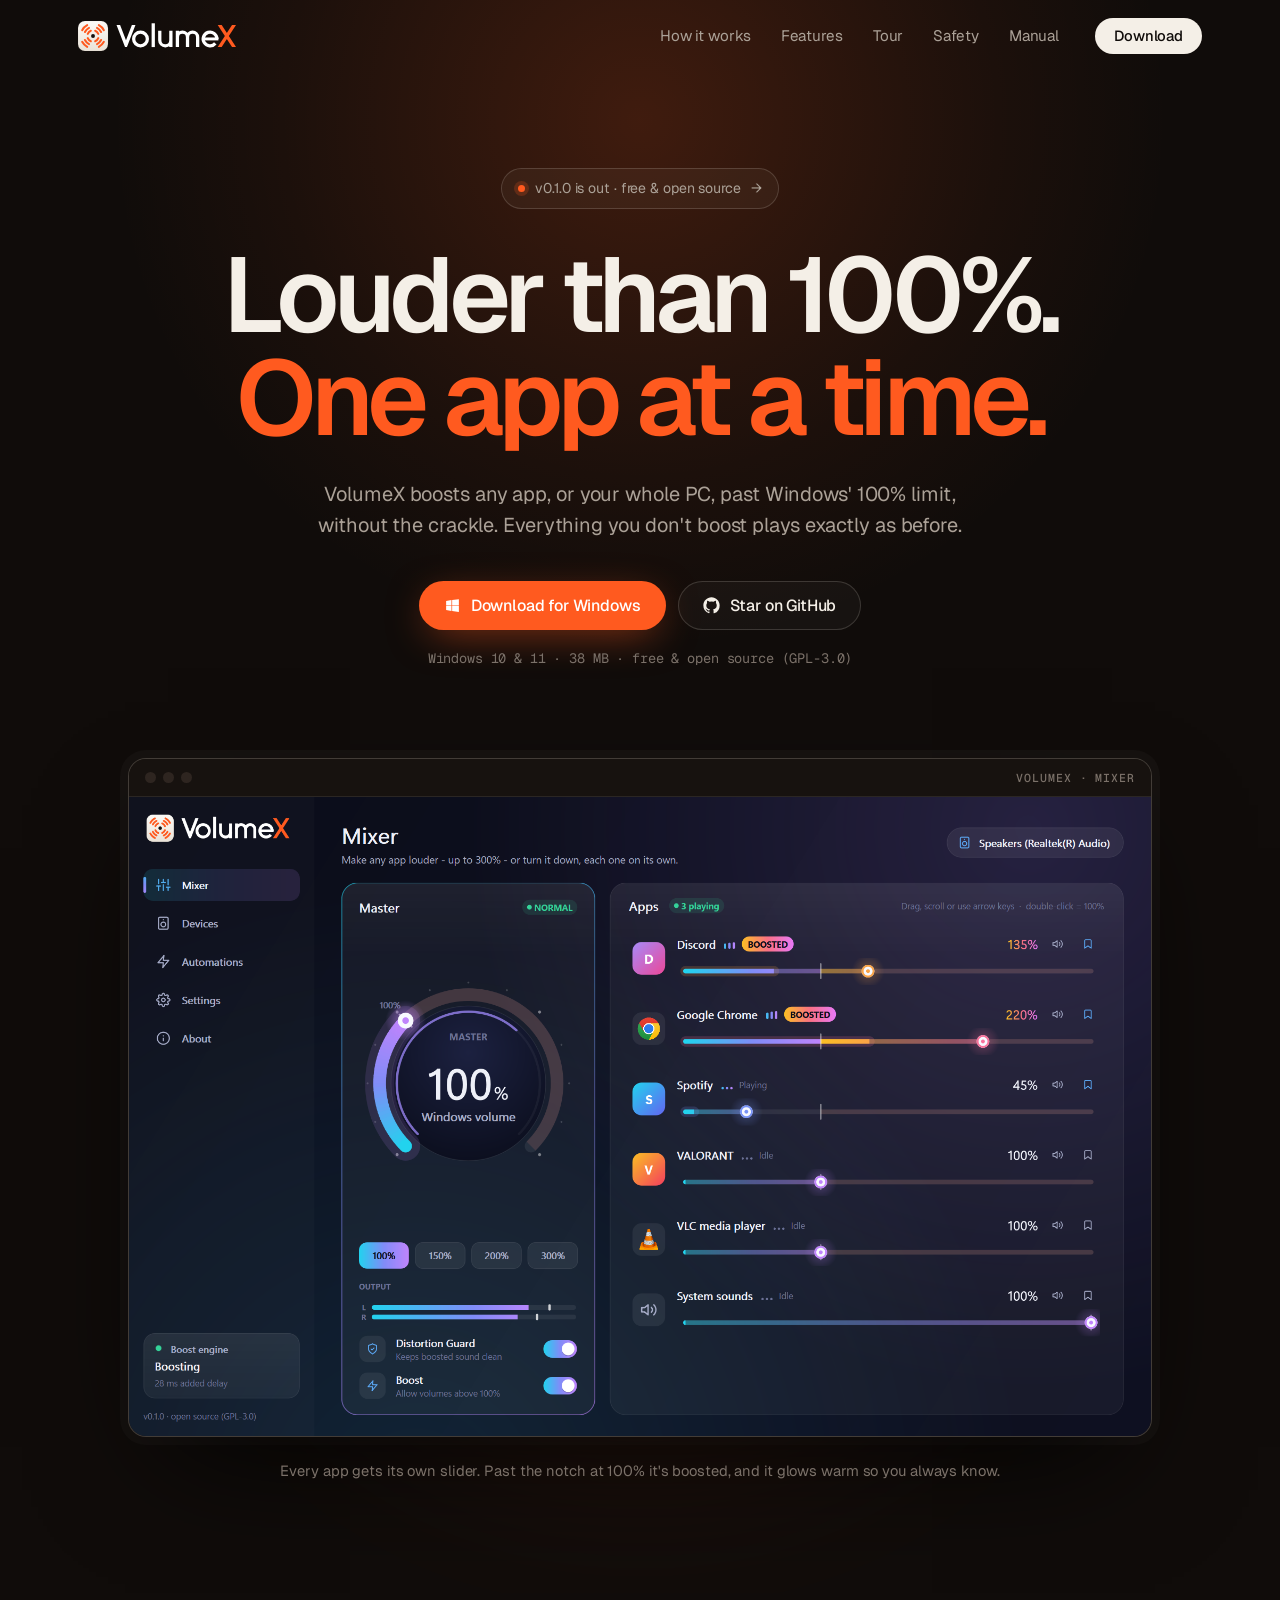
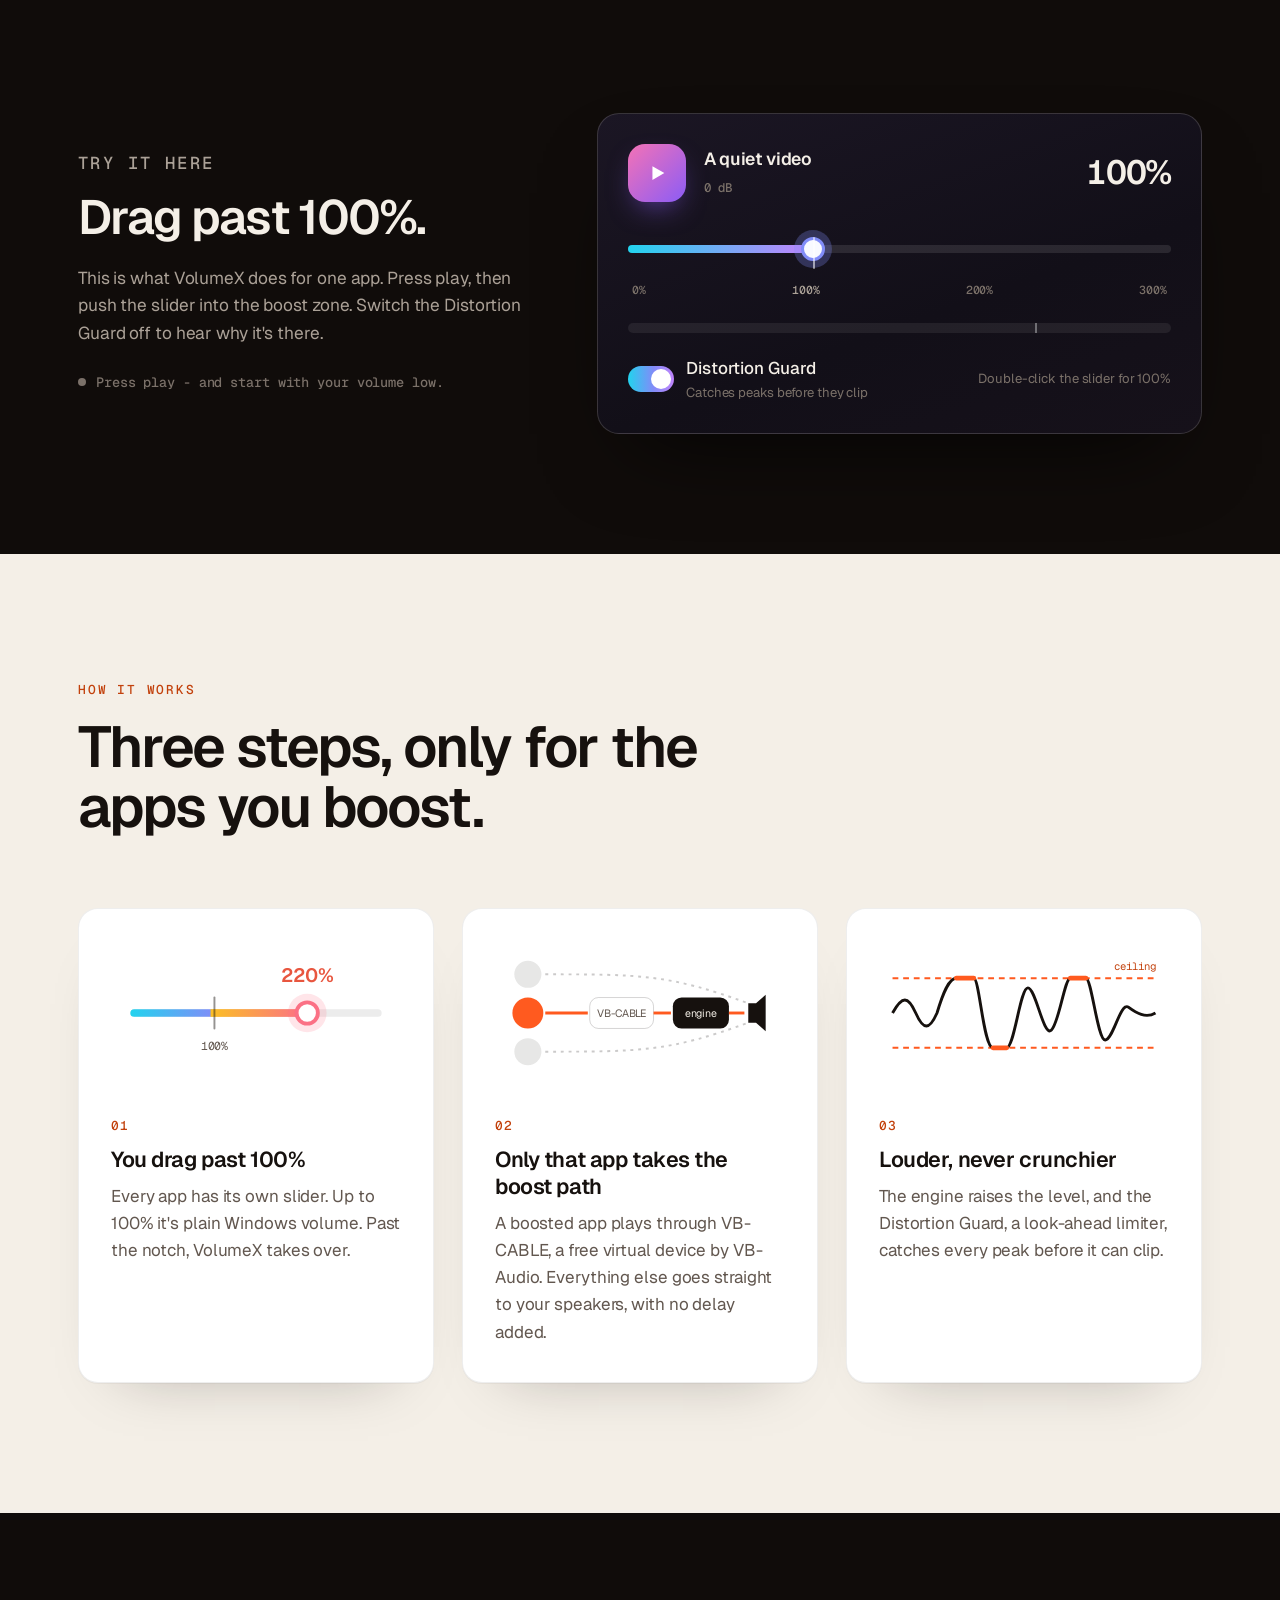
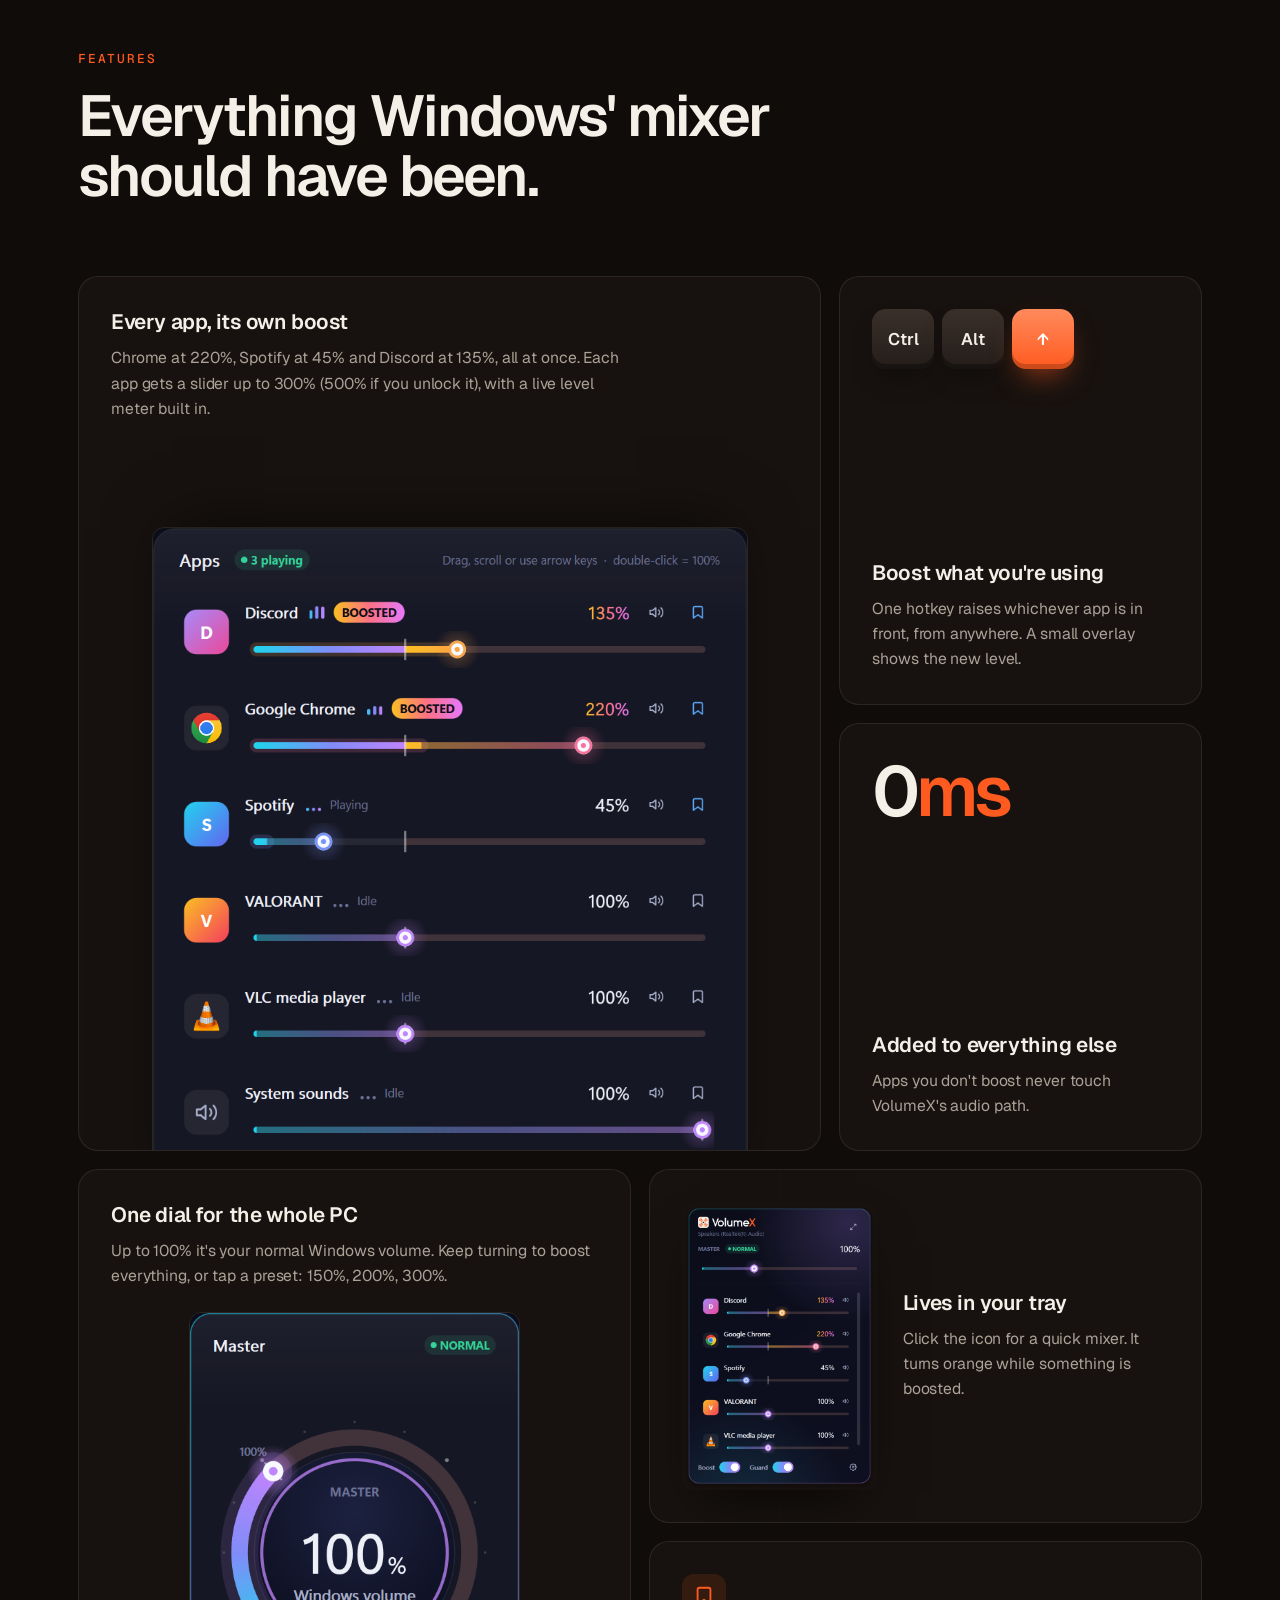
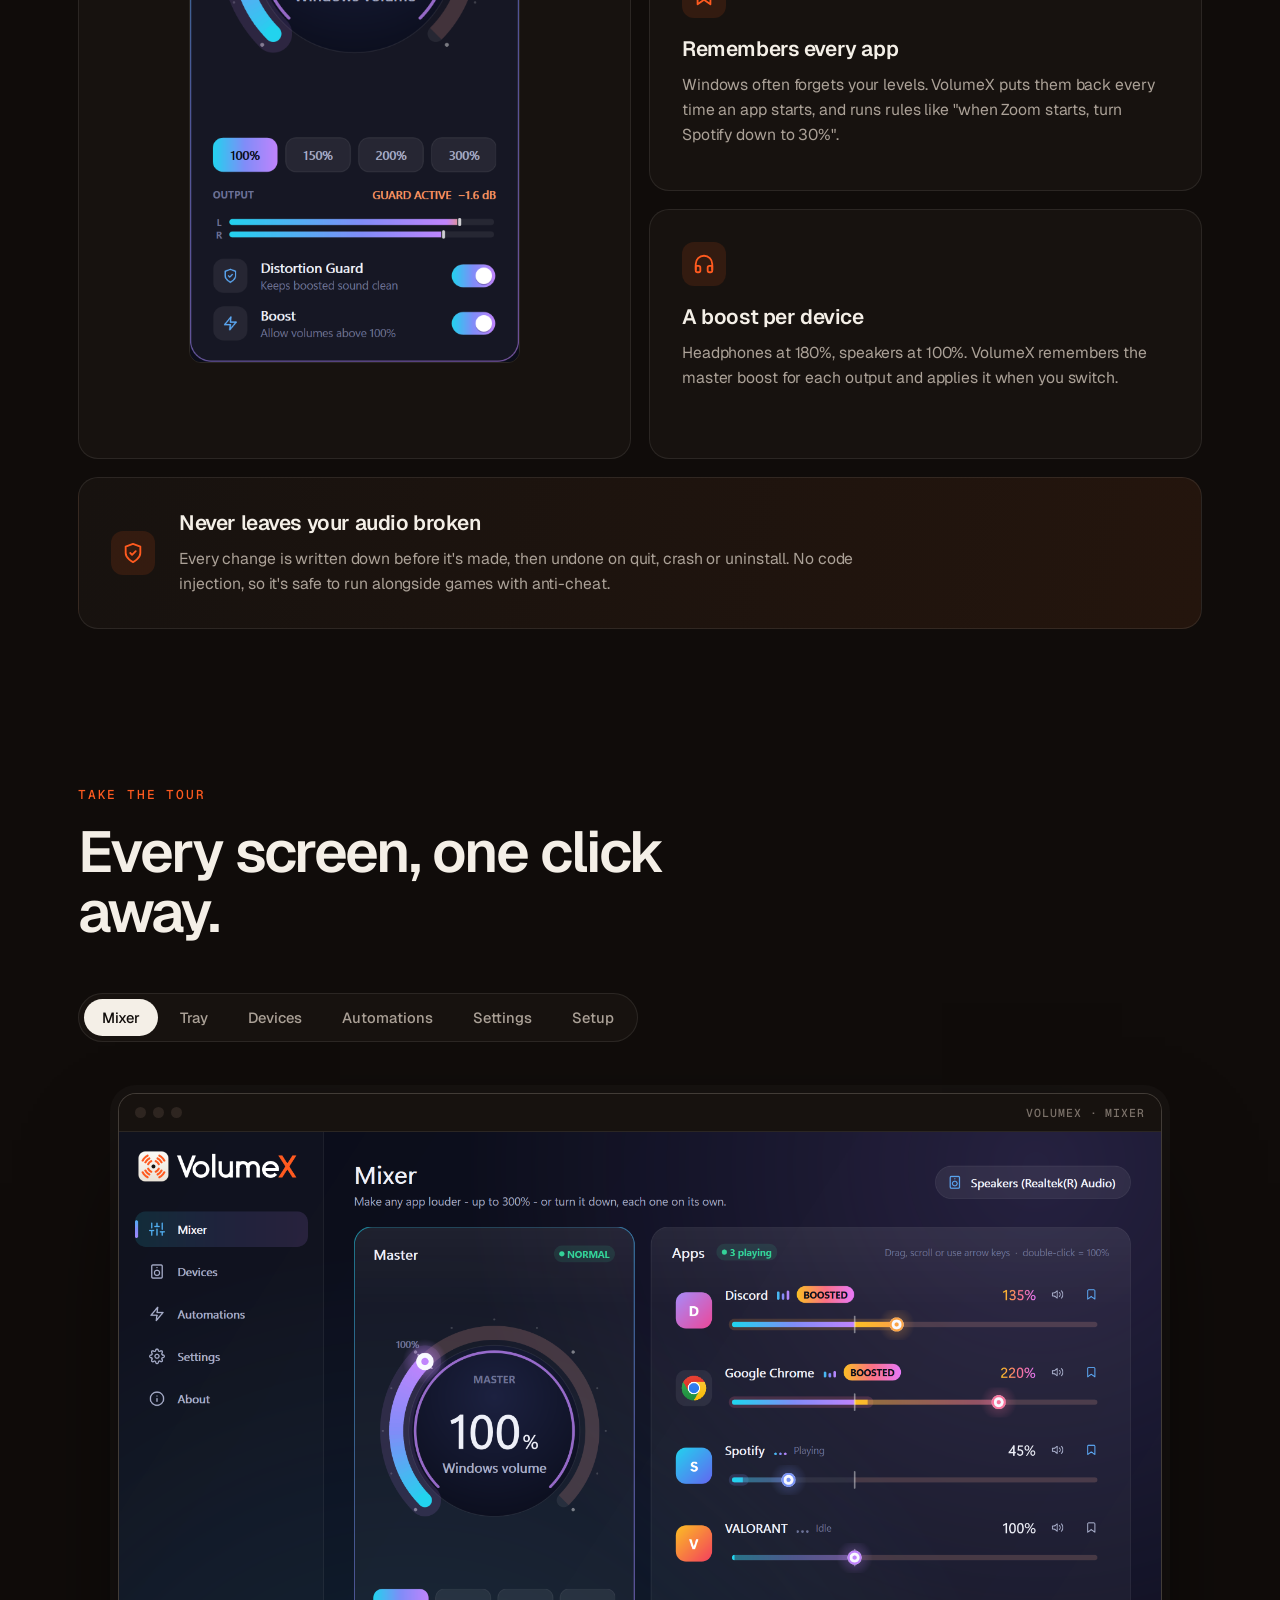
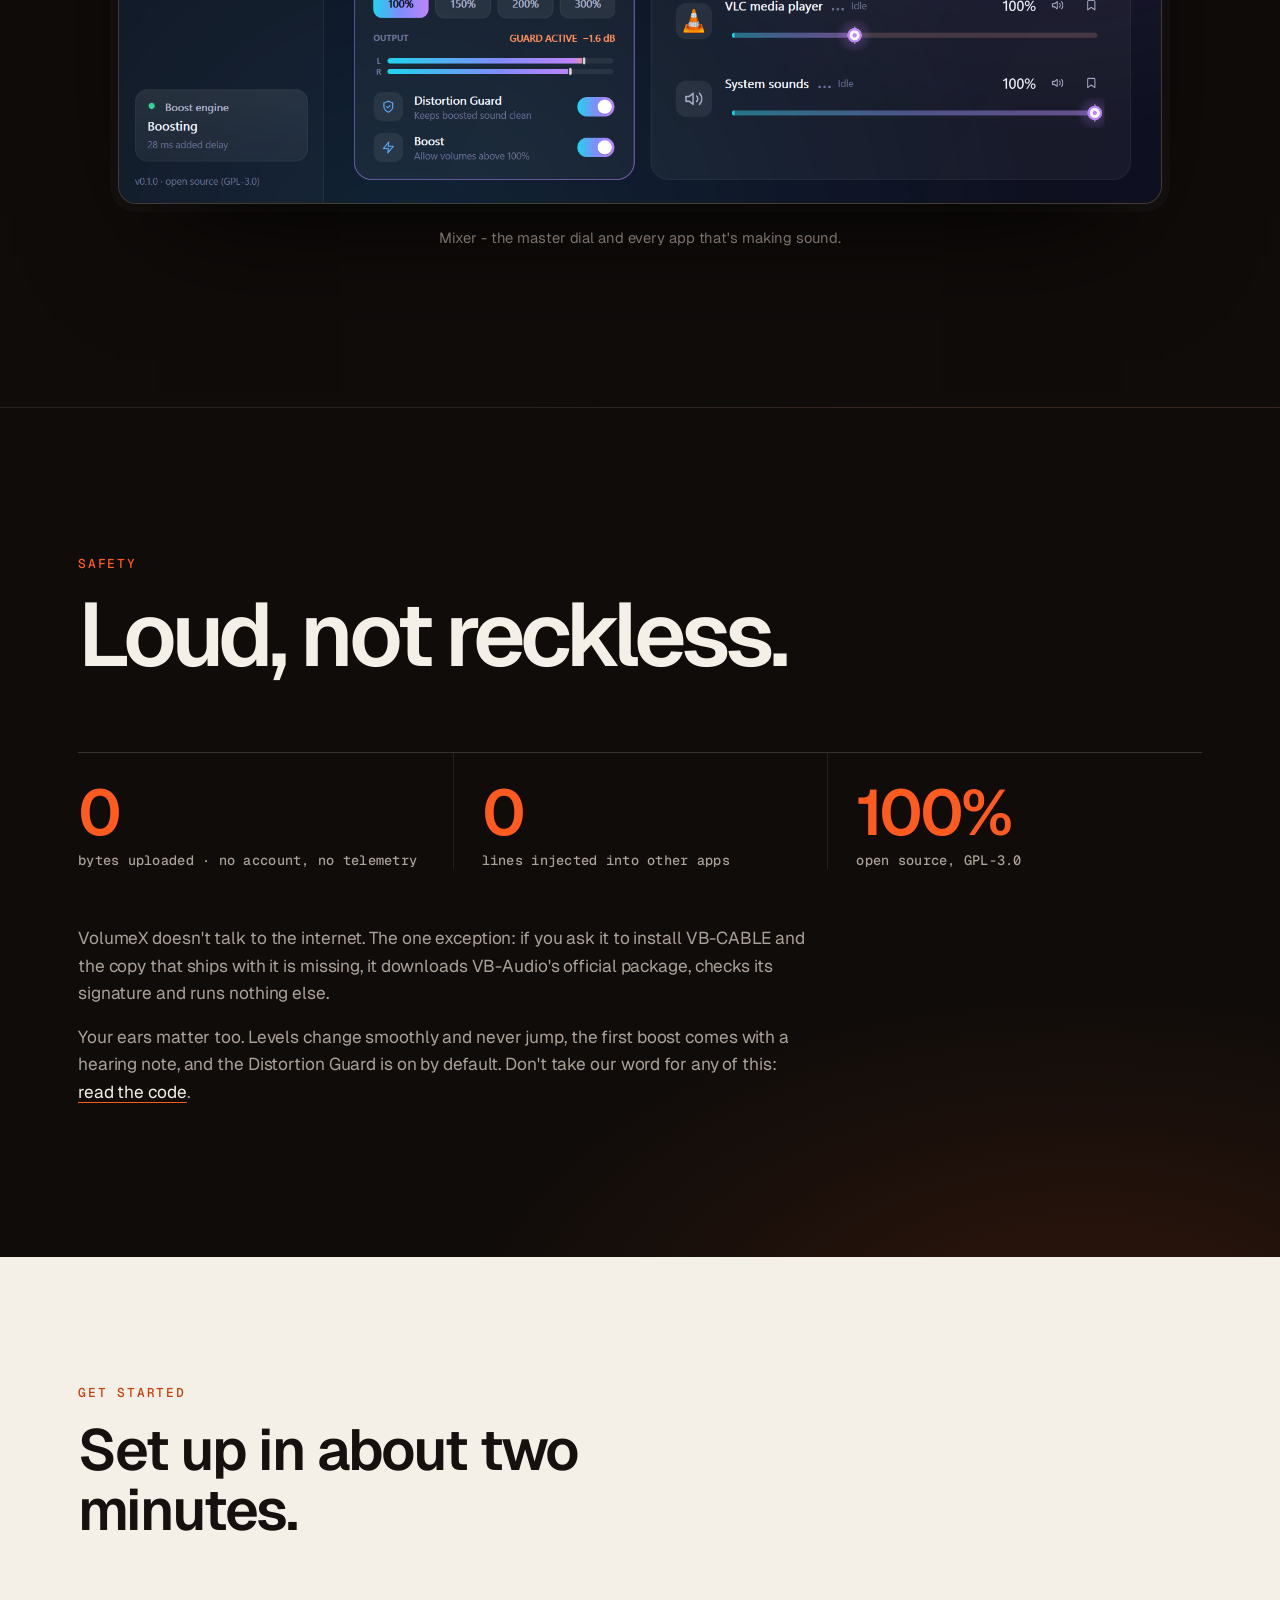
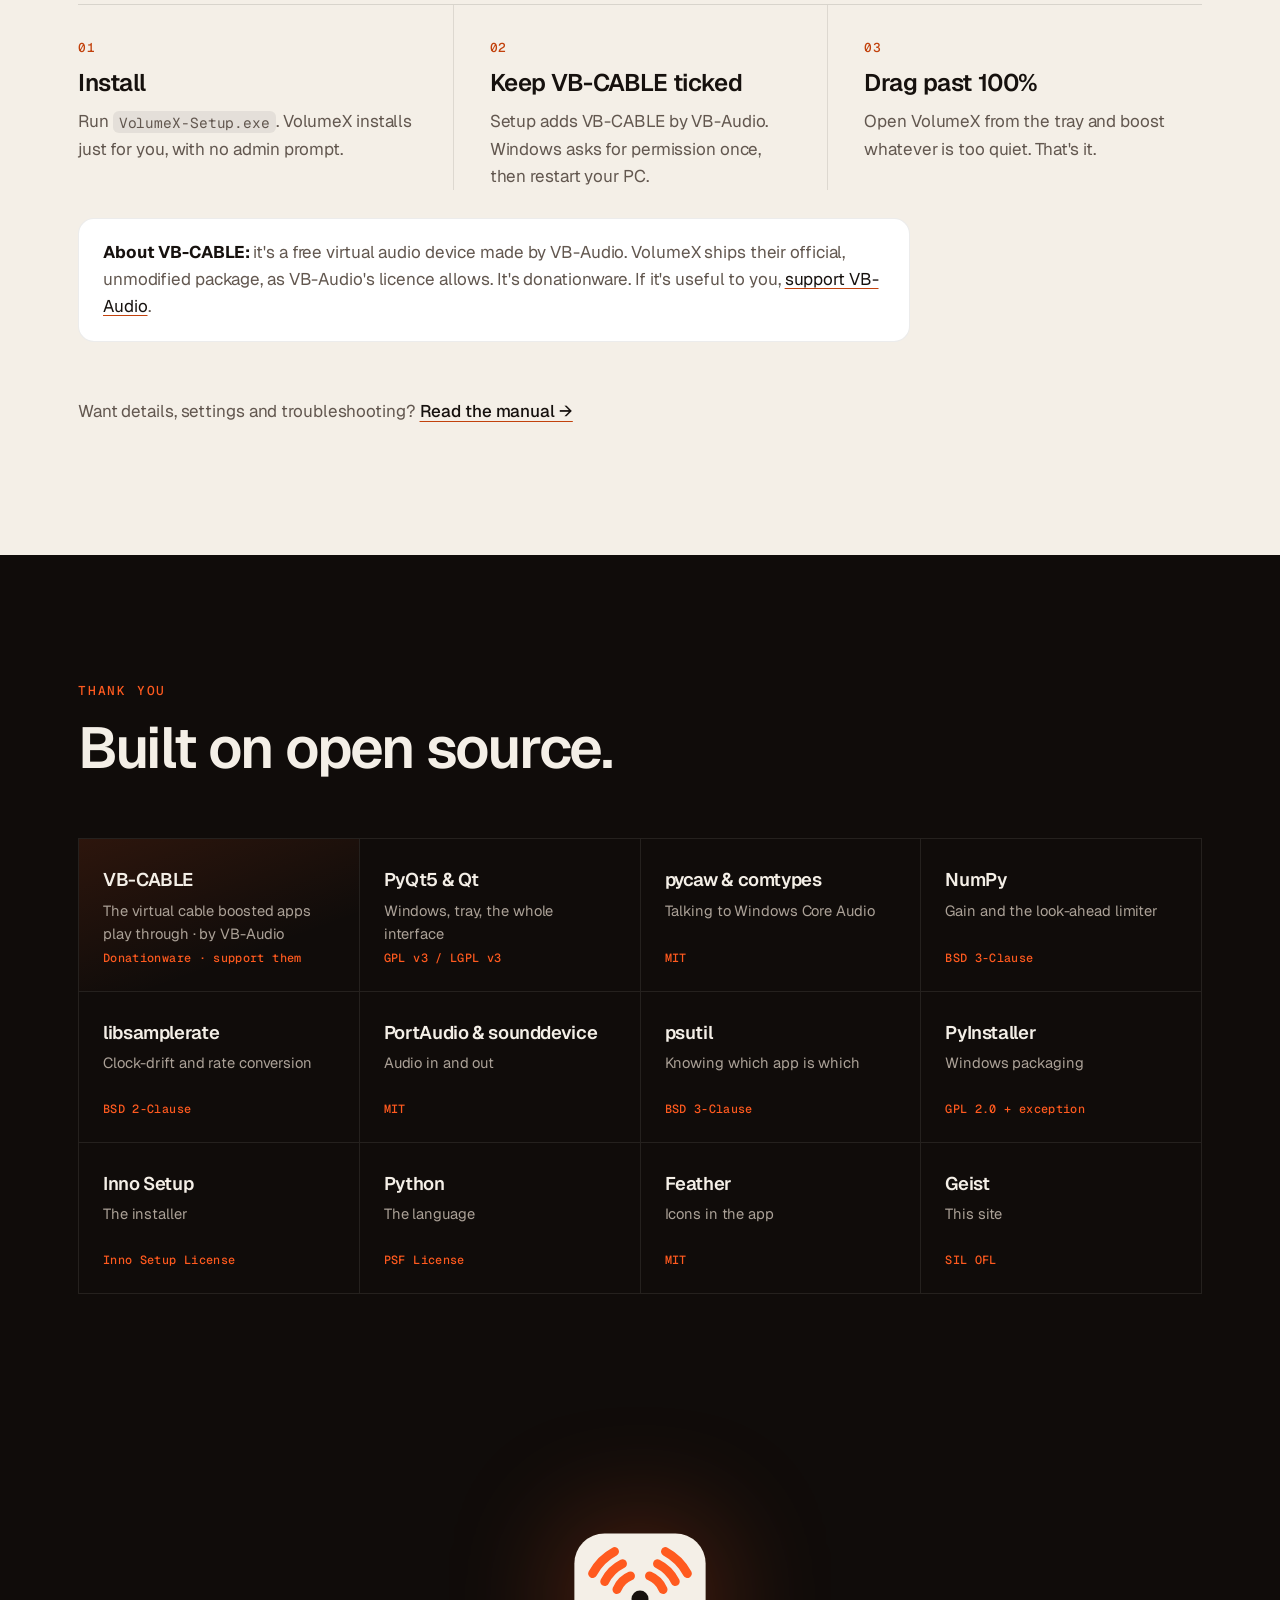
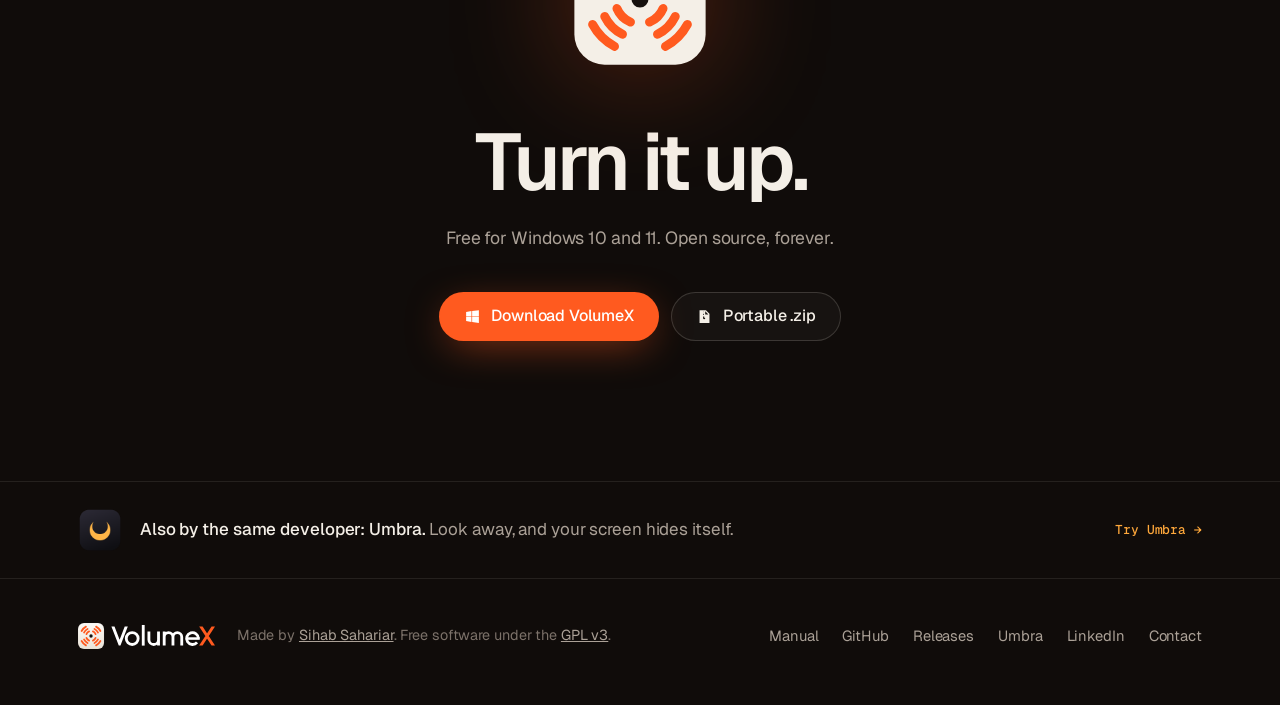
<file: docs/index.html>
<!doctype html>
<html lang="en">
<head>
  <meta charset="utf-8">
  <meta name="viewport" content="width=device-width, initial-scale=1">
  <title>VolumeX - Louder than 100%, one app at a time</title>
  <meta name="description" content="VolumeX is a free, open-source volume booster for Windows. Boost any single app - or your whole PC - past 100%, without distortion. Apps you don't boost play exactly as before.">
  <meta name="theme-color" content="#100C0A">
  <meta property="og:title" content="VolumeX - Louder than 100%, one app at a time">
  <meta property="og:description" content="A free, open-source volume booster for Windows. Boost any app past 100% without distortion, and keep every app's level where you like it.">
  <meta property="og:image" content="https://sihabsahariar.com/VolumeX/assets/img/og-image.png">
  <meta property="og:url" content="https://sihabsahariar.com/VolumeX/">
  <meta property="og:type" content="website">
  <meta name="twitter:card" content="summary_large_image">
  <link rel="canonical" href="https://sihabsahariar.com/VolumeX/">
  <link rel="icon" href="assets/brand/favicon.ico" sizes="any">
  <link rel="icon" href="assets/brand/favicon-32.png" type="image/png" sizes="32x32">
  <link rel="apple-touch-icon" href="assets/brand/app-icon-256.png">
  <link rel="preconnect" href="https://fonts.googleapis.com">
  <link rel="preconnect" href="https://fonts.gstatic.com" crossorigin>
  <link href="https://fonts.googleapis.com/css2?family=Geist:wght@300;400;500;600;700&family=Geist+Mono:wght@400;500&display=swap" rel="stylesheet">
  <link rel="stylesheet" href="style.css">
</head>
<body id="top">
<svg width="0" height="0" style="position:absolute" aria-hidden="true">
  <symbol id="i-win" viewBox="0 0 24 24"><path d="M3 5.5 10.5 4.4v7.1H3zM11.5 4.3 21 3v8.5h-9.5zM3 12.5h7.5v7.1L3 18.5zM11.5 12.5H21V21l-9.5-1.3z"/></symbol>
  <symbol id="i-gh" viewBox="0 0 24 24"><path d="M12 .5C5.65.5.5 5.65.5 12a11.5 11.5 0 0 0 7.86 10.92c.58.1.79-.25.79-.56v-2c-3.2.7-3.87-1.36-3.87-1.36-.52-1.33-1.28-1.69-1.28-1.69-1.04-.71.08-.7.08-.7 1.16.08 1.77 1.19 1.77 1.19 1.03 1.76 2.7 1.25 3.36.96.1-.75.4-1.25.73-1.54-2.55-.29-5.24-1.28-5.24-5.68 0-1.26.45-2.28 1.18-3.09-.12-.29-.51-1.46.11-3.04 0 0 .97-.31 3.17 1.18a11 11 0 0 1 5.77 0c2.2-1.49 3.17-1.18 3.17-1.18.62 1.58.23 2.75.11 3.04.74.81 1.18 1.83 1.18 3.09 0 4.41-2.69 5.39-5.25 5.67.41.36.78 1.06.78 2.14v3.17c0 .31.21.67.8.56A11.5 11.5 0 0 0 23.5 12C23.5 5.65 18.35.5 12 .5Z"/></symbol>
  <symbol id="i-play" viewBox="0 0 24 24"><path d="M7 4.5v15l13-7.5z"/></symbol>
  <symbol id="i-pause" viewBox="0 0 24 24"><path d="M6 4h4.5v16H6zM13.5 4H18v16h-4.5z"/></symbol>
  <symbol id="i-zip" viewBox="0 0 24 24"><path d="M5 3h9l5 5v13H5zm8 1.5V9h4.5M10 4v2h2v2h-2v2h2v2h-2v2.5a1.5 1.5 0 0 0 3 0V14h-1"/></symbol>
</svg>

<header class="nav" id="nav">
  <div class="wrap nav-inner">
    <a class="brand" href="#top" aria-label="VolumeX home"><img src="assets/brand/logo-reversed.svg" alt="VolumeX" width="158" height="30"></a>
    <nav class="nav-links" aria-label="Sections">
      <a href="#how">How it works</a>
      <a href="#features">Features</a>
      <a href="#tour">Tour</a>
      <a href="#safety">Safety</a>
      <a href="manual.html">Manual</a>
    </nav>
    <a class="btn btn-light btn-sm nav-cta" href="https://github.com/SihabSahariar/VolumeX/releases/latest/download/VolumeX-Setup.exe">Download</a>
  </div>
</header>

<main>
  <!-- ============================================================== hero -->
  <section class="hero">
    <div class="waves" aria-hidden="true"><span></span><span></span><span></span></div>
    <div class="wrap hero-inner">
      <a class="chip" href="https://github.com/SihabSahariar/VolumeX/releases/latest"><span class="chip-dot"></span>v0.1.0 is out · free &amp; open source <span aria-hidden="true">→</span></a>
      <h1>Louder than 100%.<br><span class="swell">One app at a time.</span></h1>
      <p class="lede">VolumeX boosts any app, or your whole PC, past Windows' 100% limit, without the crackle. Everything you don't boost plays exactly as before.</p>
      <div class="cta">
        <a class="btn btn-accent" href="https://github.com/SihabSahariar/VolumeX/releases/latest/download/VolumeX-Setup.exe"><svg class="ico"><use href="#i-win"/></svg>Download for Windows</a>
        <a class="btn btn-ghost" href="https://github.com/SihabSahariar/VolumeX"><svg class="ico"><use href="#i-gh"/></svg>Star on GitHub</a>
      </div>
      <p class="meta">Windows 10 &amp; 11 · 38 MB · free &amp; open source (GPL-3.0)</p>
    </div>
    <figure class="stage wrap">
      <div class="stage-glow" aria-hidden="true"></div>
      <div class="screen">
        <div class="screen-bar" aria-hidden="true"><span></span><span></span><span></span><em>VolumeX · Mixer</em></div>
        <img src="assets/img/hero-mixer.png" width="1920" height="1200" alt="The VolumeX mixer: a master dial at 100% and app sliders - Chrome boosted to 220%, Discord to 135%, Spotify turned down to 45%.">
      </div>
      <figcaption>Every app gets its own slider. Past the notch at 100% it's boosted, and it glows warm so you always know.</figcaption>
    </figure>
  </section>

  <!-- ============================================================== try it -->
  <section class="try">
    <div class="wrap try-grid">
      <div class="try-copy">
        <p class="kicker">Try it here</p>
        <h2>Drag past 100%.</h2>
        <p>This is what VolumeX does for one app. Press play, then push the slider into the boost zone. Switch the Distortion Guard off to hear why it's there.</p>
        <p class="hint" id="demo-hint" aria-live="polite">Press play - and start with your volume low.</p>
      </div>
      <div class="demo" id="demo">
        <div class="demo-row">
          <button class="demo-play" id="demo-play" type="button" aria-label="Play the demo"><svg><use href="#i-play"/></svg></button>
          <div class="demo-name"><strong>A quiet video <span class="badge">BOOSTED</span></strong><span id="demo-db">0 dB</span></div>
          <output class="demo-value" id="demo-value" for="demo-gain">100%</output>
        </div>
        <div class="slider">
          <label class="sr-only" for="demo-gain">Boost</label>
          <input id="demo-gain" type="range" min="0" max="300" step="1" value="100">
          <span class="notch" aria-hidden="true"></span>
        </div>
        <div class="scale" aria-hidden="true"><span>0%</span><b>100%</b><span>200%</span><span>300%</span></div>
        <div class="meter" aria-hidden="true"><i id="demo-meter"></i></div>
        <div class="demo-foot">
          <label class="switch"><input id="demo-guard" type="checkbox" checked><span class="track"></span><span>Distortion Guard<small>Catches peaks before they clip</small></span></label>
          <span class="demo-note">Double-click the slider for 100%</span>
        </div>
      </div>
    </div>
  </section>

  <!-- ============================================================== how -->
  <section class="how light" id="how">
    <div class="wrap">
      <p class="kicker">How it works</p>
      <h2 class="split">Three steps, only for the apps you boost.</h2>
      <div class="how-grid">
        <article>
          <svg class="how-art" viewBox="0 0 300 140" aria-hidden="true">
            <defs>
              <linearGradient id="gc" x1="0" x2="1"><stop offset="0" stop-color="#22D3EE"/><stop offset="1" stop-color="#818CF8"/></linearGradient>
              <linearGradient id="gw" x1="0" x2="1"><stop offset="0" stop-color="#FBBF24"/><stop offset="1" stop-color="#FB7185"/></linearGradient>
            </defs>
            <rect x="20" y="66" width="260" height="8" rx="4" fill="#16110E" opacity=".08"/>
            <rect x="20" y="66" width="87" height="8" rx="4" fill="url(#gc)"/>
            <rect x="103" y="66" width="98" height="8" fill="url(#gw)"/>
            <line x1="107" y1="54" x2="107" y2="86" stroke="#16110E" stroke-width="2" stroke-linecap="round" opacity=".45"/>
            <circle cx="203" cy="70" r="20" fill="#FB7185" opacity=".18"/>
            <circle cx="203" cy="70" r="11" fill="#fff" stroke="#FB7185" stroke-width="4"/>
            <text x="107" y="108" text-anchor="middle" font-family="Geist Mono, monospace" font-size="12" fill="#62574F">100%</text>
            <text x="203" y="38" text-anchor="middle" font-family="Geist, sans-serif" font-weight="600" font-size="20" fill="#E8563F">220%</text>
          </svg>
          <span class="num">01</span>
          <h3>You drag past 100%</h3>
          <p>Every app has its own slider. Up to 100% it's plain Windows volume. Past the notch, VolumeX takes over.</p>
        </article>
        <article>
          <svg class="how-art" viewBox="0 0 300 140" aria-hidden="true">
            <g font-family="Geist, sans-serif" font-size="11" fill="#62574F">
              <circle cx="34" cy="30" r="14" fill="#16110E" opacity=".1"/><circle cx="34" cy="110" r="14" fill="#16110E" opacity=".1"/>
              <circle cx="34" cy="70" r="16" fill="#FF5A1F"/>
              <path d="M52 30 C150 30 180 30 262 60 M52 110 C150 110 180 110 262 80" fill="none" stroke="#16110E" stroke-opacity=".22" stroke-width="2" stroke-dasharray="3 5"/>
              <path d="M52 70 H96" stroke="#FF5A1F" stroke-width="3"/>
              <rect x="98" y="54" width="66" height="32" rx="9" fill="#fff" stroke="#16110E" stroke-opacity=".18"/>
              <text x="131" y="74" text-anchor="middle">VB-CABLE</text>
              <path d="M164 70 H182" stroke="#FF5A1F" stroke-width="3"/>
              <rect x="184" y="54" width="58" height="32" rx="9" fill="#16110E"/>
              <text x="213" y="74" text-anchor="middle" fill="#F4EFE7">engine</text>
              <path d="M242 70 H258" stroke="#FF5A1F" stroke-width="3"/>
              <path d="M262 60 h8 l10 -9 v38 l-10 -9 h-8 z" fill="#16110E"/>
            </g>
          </svg>
          <span class="num">02</span>
          <h3>Only that app takes the boost path</h3>
          <p>A boosted app plays through VB-CABLE, a free virtual device by VB-Audio. Everything else goes straight to your speakers, with no delay added.</p>
        </article>
        <article>
          <svg class="how-art" viewBox="0 0 300 140" aria-hidden="true">
            <line x1="14" y1="34" x2="286" y2="34" stroke="#FF5A1F" stroke-width="2" stroke-dasharray="6 5"/>
            <line x1="14" y1="106" x2="286" y2="106" stroke="#FF5A1F" stroke-width="2" stroke-dasharray="6 5"/>
            <text x="286" y="26" text-anchor="end" font-family="Geist Mono, monospace" font-size="11" fill="#C2410C">ceiling</text>
            <path d="M14 70 C24 52 30 52 38 70 S52 88 60 70 C66 50 72 34 80 34 L98 34 C104 34 108 106 118 106 L132 106 C140 106 146 44 154 44 S170 94 178 88 S192 34 198 34 L214 34 C220 34 226 98 234 98 S250 58 258 64 S276 76 286 70"
              fill="none" stroke="#16110E" stroke-width="3" stroke-linejoin="round"/>
            <g stroke="#FF5A1F" stroke-width="5" stroke-linecap="round"><path d="M80 34 H98"/><path d="M118 106 H132"/><path d="M198 34 H214"/></g>
          </svg>
          <span class="num">03</span>
          <h3>Louder, never crunchier</h3>
          <p>The engine raises the level, and the Distortion Guard, a look-ahead limiter, catches every peak before it can clip.</p>
        </article>
      </div>
    </div>
  </section>

  <!-- ============================================================== features -->
  <section class="features" id="features">
    <div class="wrap">
      <p class="kicker">Features</p>
      <h2 class="split">Everything Windows' mixer should have been.</h2>
      <div class="bento">
        <div class="tile t-apps">
          <div class="tile-copy">
            <h3>Every app, its own boost</h3>
            <p>Chrome at 220%, Spotify at 45% and Discord at 135%, all at once. Each app gets a slider up to 300% (500% if you unlock it), with a live level meter built in.</p>
          </div>
          <img src="assets/img/part-apps.png" width="816" height="941" alt="App rows in the VolumeX mixer with boosted and normal levels" loading="lazy">
        </div>
        <div class="tile t-key">
          <div class="keys" aria-hidden="true"><span class="keycap dark">Ctrl</span><span class="keycap dark">Alt</span><span class="keycap">↑</span></div>
          <h3>Boost what you're using</h3>
          <p>One hotkey raises whichever app is in front, from anywhere. A small overlay shows the new level.</p>
        </div>
        <div class="tile t-stat">
          <p class="stat">0<span>ms</span></p>
          <h3>Added to everything else</h3>
          <p>Apps you don't boost never touch VolumeX's audio path.</p>
        </div>
        <div class="tile t-dial">
          <div class="tile-copy">
            <h3>One dial for the whole PC</h3>
            <p>Up to 100% it's your normal Windows volume. Keep turning to boost everything, or tap a preset: 150%, 200%, 300%.</p>
          </div>
          <img src="assets/img/part-master.png" width="477" height="941" alt="The master dial with quick presets and output meters" loading="lazy">
        </div>
        <div class="tile t-tray">
          <img src="assets/img/flyout.png" width="588" height="870" alt="The VolumeX tray flyout" loading="lazy">
          <div class="tile-copy">
            <h3>Lives in your tray</h3>
            <p>Click the icon for a quick mixer. It turns orange while something is boosted.</p>
          </div>
        </div>
        <div class="tile t-mem">
          <span class="icon-badge" aria-hidden="true"><svg viewBox="0 0 24 24"><path d="M19 21l-7-5-7 5V5a2 2 0 0 1 2-2h10a2 2 0 0 1 2 2z"/></svg></span>
          <h3>Remembers every app</h3>
          <p>Windows often forgets your levels. VolumeX puts them back every time an app starts, and runs rules like "when Zoom starts, turn Spotify down to 30%".</p>
        </div>
        <div class="tile t-dev">
          <span class="icon-badge" aria-hidden="true"><svg viewBox="0 0 24 24"><path d="M3 18v-6a9 9 0 0 1 18 0v6"/><path d="M21 19a2 2 0 0 1-2 2h-1a2 2 0 0 1-2-2v-3a2 2 0 0 1 2-2h3zM3 19a2 2 0 0 0 2 2h1a2 2 0 0 0 2-2v-3a2 2 0 0 0-2-2H3z"/></svg></span>
          <h3>A boost per device</h3>
          <p>Headphones at 180%, speakers at 100%. VolumeX remembers the master boost for each output and applies it when you switch.</p>
        </div>
        <div class="tile t-safe">
          <span class="icon-badge" aria-hidden="true"><svg viewBox="0 0 24 24"><path d="M12 22s8-4 8-10V5l-8-3-8 3v7c0 6 8 10 8 10z"/><path d="m9 12 2 2 4-4"/></svg></span>
          <h3>Never leaves your audio broken</h3>
          <p>Every change is written down before it's made, then undone on quit, crash or uninstall. No code injection, so it's safe to run alongside games with anti-cheat.</p>
        </div>
      </div>
    </div>
  </section>

  <!-- ============================================================== tour -->
  <section class="tour" id="tour">
    <div class="wrap">
      <p class="kicker">Take the tour</p>
      <h2 class="split">Every screen, one click away.</h2>
      <div class="tabs" role="tablist" aria-label="Screens">
        <button role="tab" aria-selected="true" data-src="assets/img/mixer.png" data-caption="Mixer - the master dial and every app that's making sound.">Mixer</button>
        <button role="tab" aria-selected="false" data-src="assets/img/flyout.png" data-narrow data-caption="Tray flyout - a quick mixer one click from the taskbar.">Tray</button>
        <button role="tab" aria-selected="false" data-src="assets/img/devices.png" data-caption="Devices - output devices, their remembered boost, and the boost engine's health.">Devices</button>
        <button role="tab" aria-selected="false" data-src="assets/img/automations.png" data-caption="Automations - remembered app levels and rules.">Automations</button>
        <button role="tab" aria-selected="false" data-src="assets/img/settings.png" data-caption="Settings - start-up, maximum boost, colours, hotkeys and troubleshooting.">Settings</button>
        <button role="tab" aria-selected="false" data-src="assets/img/setup-unlock.png" data-narrow data-caption="First-run setup - one click installs VB-CABLE by VB-Audio.">Setup</button>
      </div>
      <figure>
        <div class="screen">
          <div class="screen-bar" aria-hidden="true"><span></span><span></span><span></span><em id="tour-label">VolumeX · Mixer</em></div>
          <div class="tour-view" id="tour-view"><img id="tour-img" src="assets/img/mixer.png" width="1770" height="1140" alt="Mixer screen" loading="lazy"></div>
        </div>
        <figcaption id="tour-caption">Mixer - the master dial and every app that's making sound.</figcaption>
      </figure>
    </div>
  </section>

  <!-- ============================================================== safety -->
  <section class="safety" id="safety">
    <div class="wrap">
      <p class="kicker">Safety</p>
      <h2 class="big">Loud, not reckless.</h2>
      <div class="facts">
        <div><span class="fact-n">0</span><span class="fact-l">bytes uploaded · no account, no telemetry</span></div>
        <div><span class="fact-n">0</span><span class="fact-l">lines injected into other apps</span></div>
        <div><span class="fact-n">100%</span><span class="fact-l">open source, GPL-3.0</span></div>
      </div>
      <p class="safety-note">VolumeX doesn't talk to the internet. The one exception: if you ask it to install VB-CABLE and the copy that ships with it is missing, it downloads VB-Audio's official package, checks its signature and runs nothing else.</p>
      <p class="safety-note">Your ears matter too. Levels change smoothly and never jump, the first boost comes with a hearing note, and the Distortion Guard is on by default. Don't take our word for any of this: <a href="https://github.com/SihabSahariar/VolumeX">read the code</a>.</p>
    </div>
  </section>

  <!-- ============================================================== get started -->
  <section class="start light" id="start">
    <div class="wrap">
      <p class="kicker">Get started</p>
      <h2 class="split">Set up in about two minutes.</h2>
      <ol class="start-steps">
        <li><span class="num">01</span><h3>Install</h3><p>Run <code>VolumeX-Setup.exe</code>. VolumeX installs just for you, with no admin prompt.</p></li>
        <li><span class="num">02</span><h3>Keep VB-CABLE ticked</h3><p>Setup adds VB-CABLE by VB-Audio. Windows asks for permission once, then restart your PC.</p></li>
        <li><span class="num">03</span><h3>Drag past 100%</h3><p>Open VolumeX from the tray and boost whatever is too quiet. That's it.</p></li>
      </ol>
      <p class="start-cable"><strong>About VB-CABLE:</strong> it's a free virtual audio device made by VB-Audio. VolumeX ships their official, unmodified package, as VB-Audio's licence allows. It's donationware. If it's useful to you, <a href="https://shop.vb-audio.com/en/win-apps/11-vb-cable.html">support VB-Audio</a>.</p>
      <p class="start-more">Want details, settings and troubleshooting? <a href="manual.html">Read the manual →</a></p>
    </div>
  </section>

  <!-- ============================================================== credits -->
  <section class="credits">
    <div class="wrap">
      <p class="kicker">Thank you</p>
      <h2 class="split">Built on open source.</h2>
      <ul class="credit-list">
        <li class="featured"><a href="https://vb-audio.com/Cable/"><strong>VB-CABLE</strong><span>The virtual cable boosted apps play through · by VB-Audio</span><em>Donationware · support them</em></a></li>
        <li><a href="https://www.riverbankcomputing.com/software/pyqt/"><strong>PyQt5 &amp; Qt</strong><span>Windows, tray, the whole interface</span><em>GPL v3 / LGPL v3</em></a></li>
        <li><a href="https://github.com/AndreMiras/pycaw"><strong>pycaw &amp; comtypes</strong><span>Talking to Windows Core Audio</span><em>MIT</em></a></li>
        <li><a href="https://numpy.org"><strong>NumPy</strong><span>Gain and the look-ahead limiter</span><em>BSD 3-Clause</em></a></li>
        <li><a href="https://github.com/tuxu/python-samplerate"><strong>libsamplerate</strong><span>Clock-drift and rate conversion</span><em>BSD 2-Clause</em></a></li>
        <li><a href="https://python-sounddevice.readthedocs.io"><strong>PortAudio &amp; sounddevice</strong><span>Audio in and out</span><em>MIT</em></a></li>
        <li><a href="https://github.com/giampaolo/psutil"><strong>psutil</strong><span>Knowing which app is which</span><em>BSD 3-Clause</em></a></li>
        <li><a href="https://pyinstaller.org"><strong>PyInstaller</strong><span>Windows packaging</span><em>GPL 2.0 + exception</em></a></li>
        <li><a href="https://jrsoftware.org/isinfo.php"><strong>Inno Setup</strong><span>The installer</span><em>Inno Setup License</em></a></li>
        <li><a href="https://www.python.org"><strong>Python</strong><span>The language</span><em>PSF License</em></a></li>
        <li><a href="https://feathericons.com"><strong>Feather</strong><span>Icons in the app</span><em>MIT</em></a></li>
        <li><a href="https://vercel.com/font"><strong>Geist</strong><span>This site</span><em>SIL OFL</em></a></li>
      </ul>
    </div>
  </section>

  <!-- ============================================================== final -->
  <section class="final">
    <div class="wrap final-inner">
      <svg class="mark" viewBox="0 0 256 256" aria-hidden="true">
        <rect x="16" y="16" width="224" height="224" rx="51.52" fill="#F4EFE7"/>
        <path class="ring r1" d="M167.35 144.21A42.56 42.56 0 0 1 144.21 167.35 M111.79 167.35A42.56 42.56 0 0 1 88.65 144.21 M88.65 111.79A42.56 42.56 0 0 1 111.79 88.65 M144.21 88.65A42.56 42.56 0 0 1 167.35 111.79"/>
        <path class="ring r2" d="M188.2 157.86A67.2 67.2 0 0 1 157.86 188.2 M98.14 188.2A67.2 67.2 0 0 1 67.8 157.86 M67.8 98.14A67.2 67.2 0 0 1 98.14 67.8 M157.86 67.8A67.2 67.2 0 0 1 188.2 98.14"/>
        <path class="ring r3" d="M208.92 171.44A91.84 91.84 0 0 1 171.44 208.92 M84.56 208.92A91.84 91.84 0 0 1 47.08 171.44 M47.08 84.56A91.84 91.84 0 0 1 84.56 47.08 M171.44 47.08A91.84 91.84 0 0 1 208.92 84.56"/>
        <circle cx="128" cy="128" r="14.56" fill="#16110E"/>
      </svg>
      <h2>Turn it up.</h2>
      <p>Free for Windows 10 and 11. Open source, forever.</p>
      <div class="cta">
        <a class="btn btn-accent" href="https://github.com/SihabSahariar/VolumeX/releases/latest/download/VolumeX-Setup.exe"><svg class="ico"><use href="#i-win"/></svg>Download VolumeX</a>
        <a class="btn btn-ghost" href="https://github.com/SihabSahariar/VolumeX/releases/latest/download/VolumeX-win64.zip"><svg class="ico"><use href="#i-zip"/></svg>Portable .zip</a>
      </div>
    </div>
  </section>
</main>

<aside class="also">
  <div class="wrap">
    <a href="https://sihabsahariar.com/Umbra/"><img src="assets/img/umbra.png" alt="" width="44" height="44" loading="lazy"><span><strong>Also by the same developer: Umbra.</strong> Look away, and your screen hides itself.</span><em>Try Umbra →</em></a>
  </div>
</aside>

<footer class="footer">
  <div class="wrap footer-inner">
    <div class="footer-brand">
      <a class="brand" href="#top" aria-label="VolumeX home"><img src="assets/brand/logo-reversed.svg" alt="VolumeX" width="137" height="26"></a>
      <p>Made by <a href="https://sihabsahariar.com/">Sihab Sahariar</a>. Free software under the <a href="https://github.com/SihabSahariar/VolumeX/blob/main/LICENSE">GPL v3</a>.</p>
    </div>
    <nav class="footer-links" aria-label="More">
      <a href="manual.html">Manual</a>
      <a href="https://github.com/SihabSahariar/VolumeX">GitHub</a>
      <a href="https://github.com/SihabSahariar/VolumeX/releases">Releases</a>
      <a href="https://sihabsahariar.com/Umbra/">Umbra</a>
      <a href="https://www.linkedin.com/in/sihabsahariar/">LinkedIn</a>
      <a href="mailto:sihabsahariarcse@gmail.com">Contact</a>
    </nav>
  </div>
</footer>

<script src="site.js"></script>
</body>
</html>
</file>
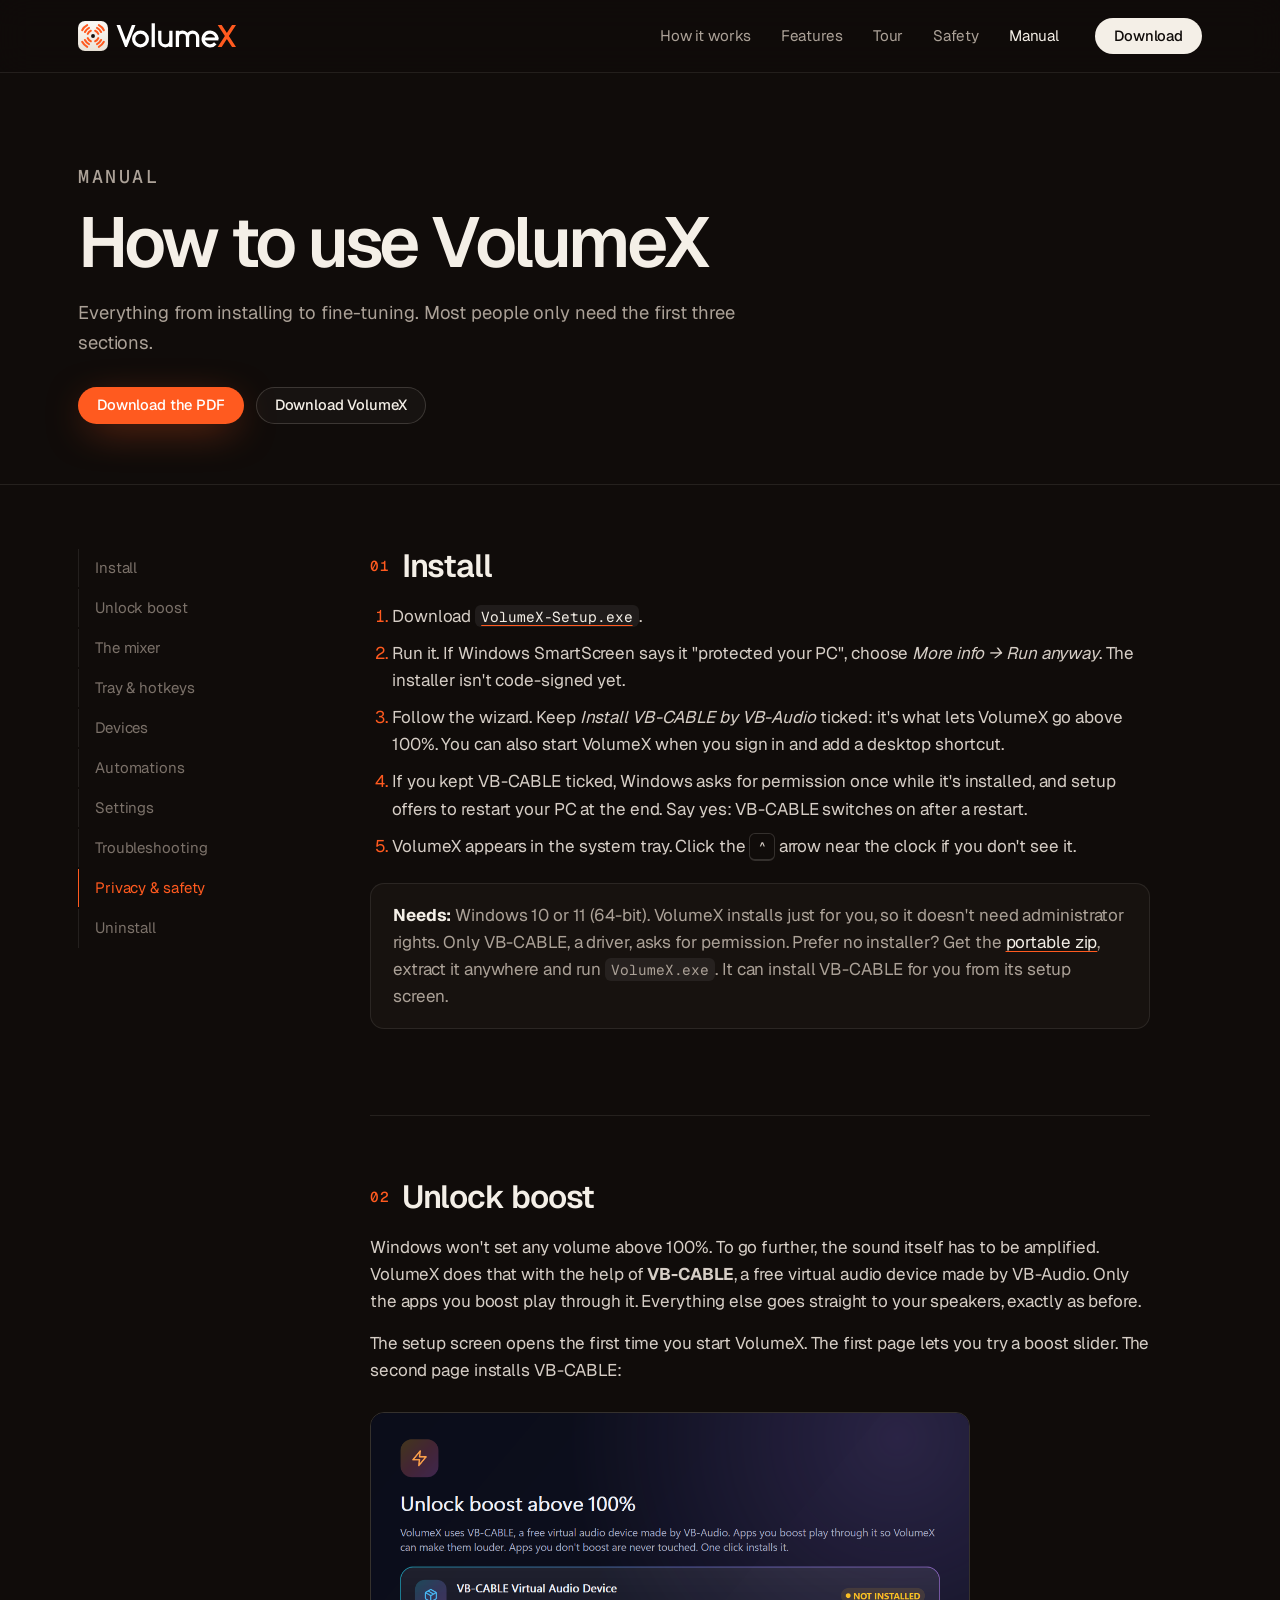
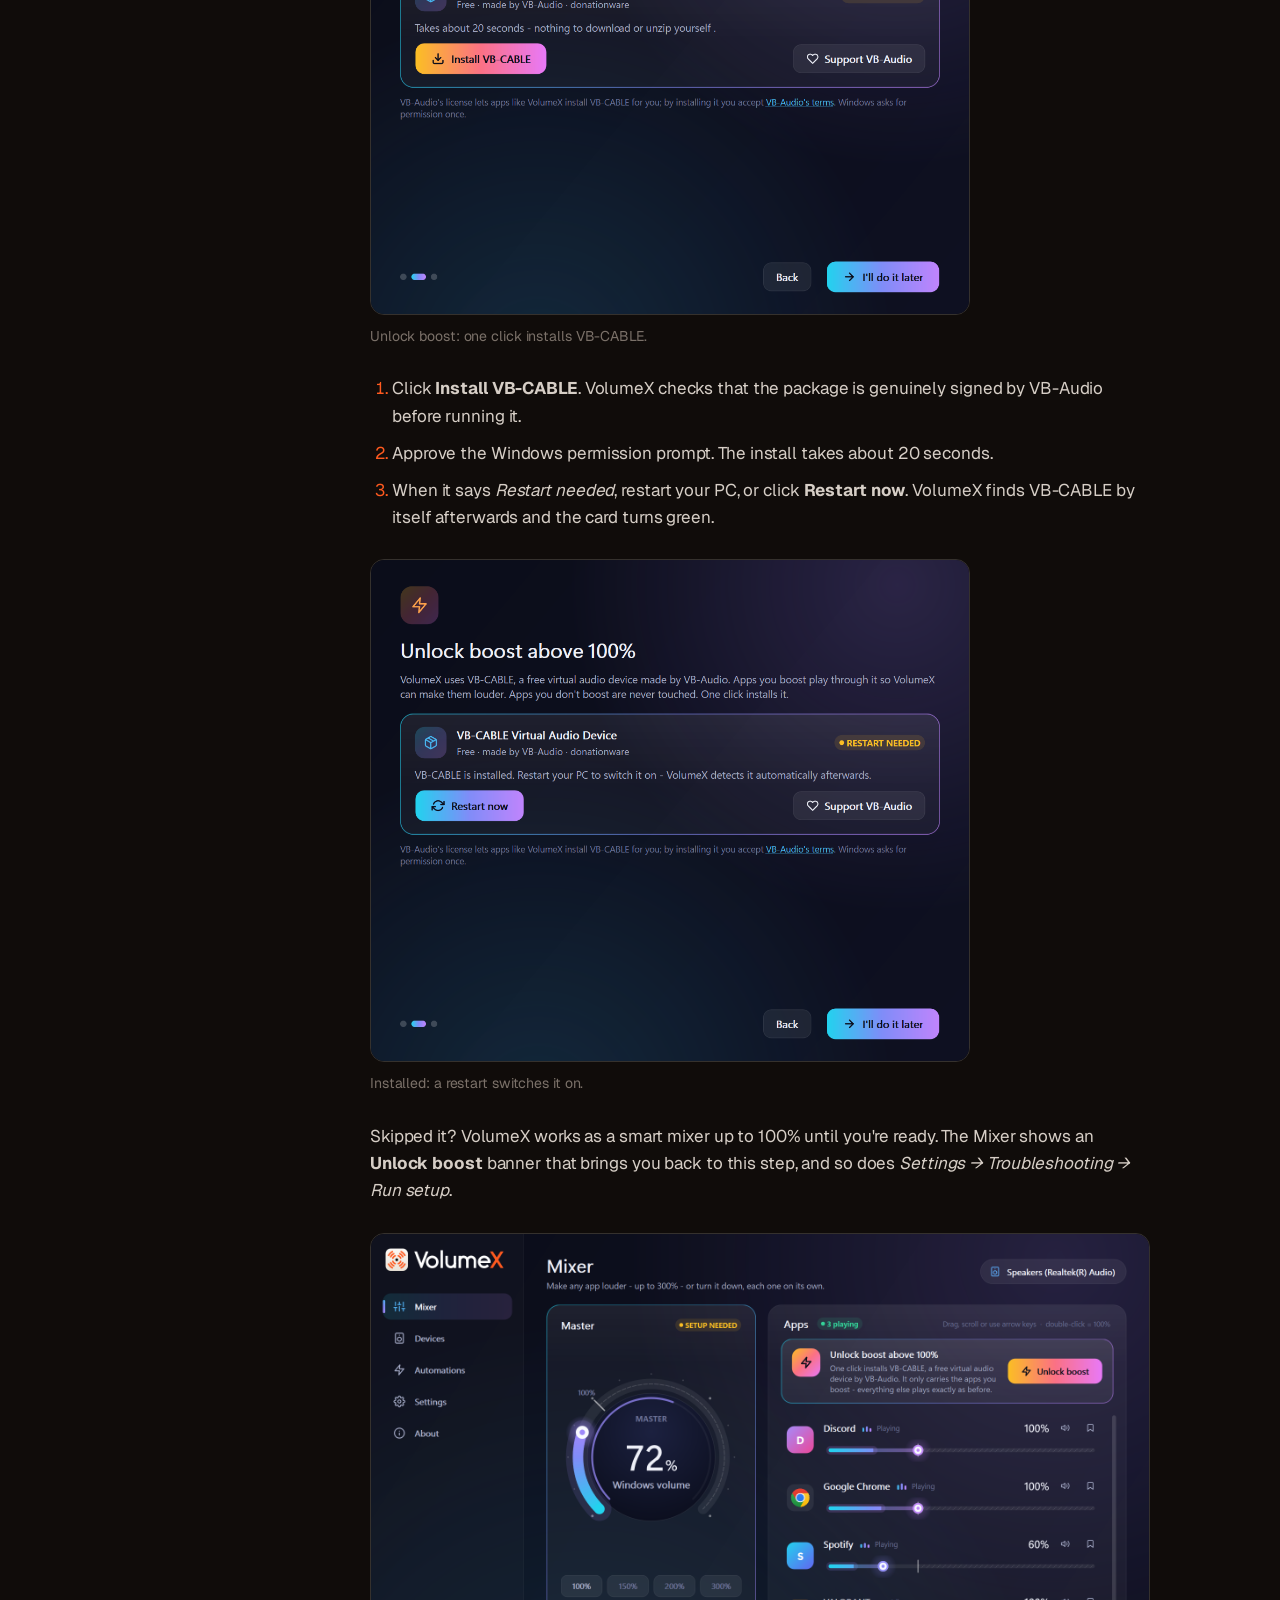
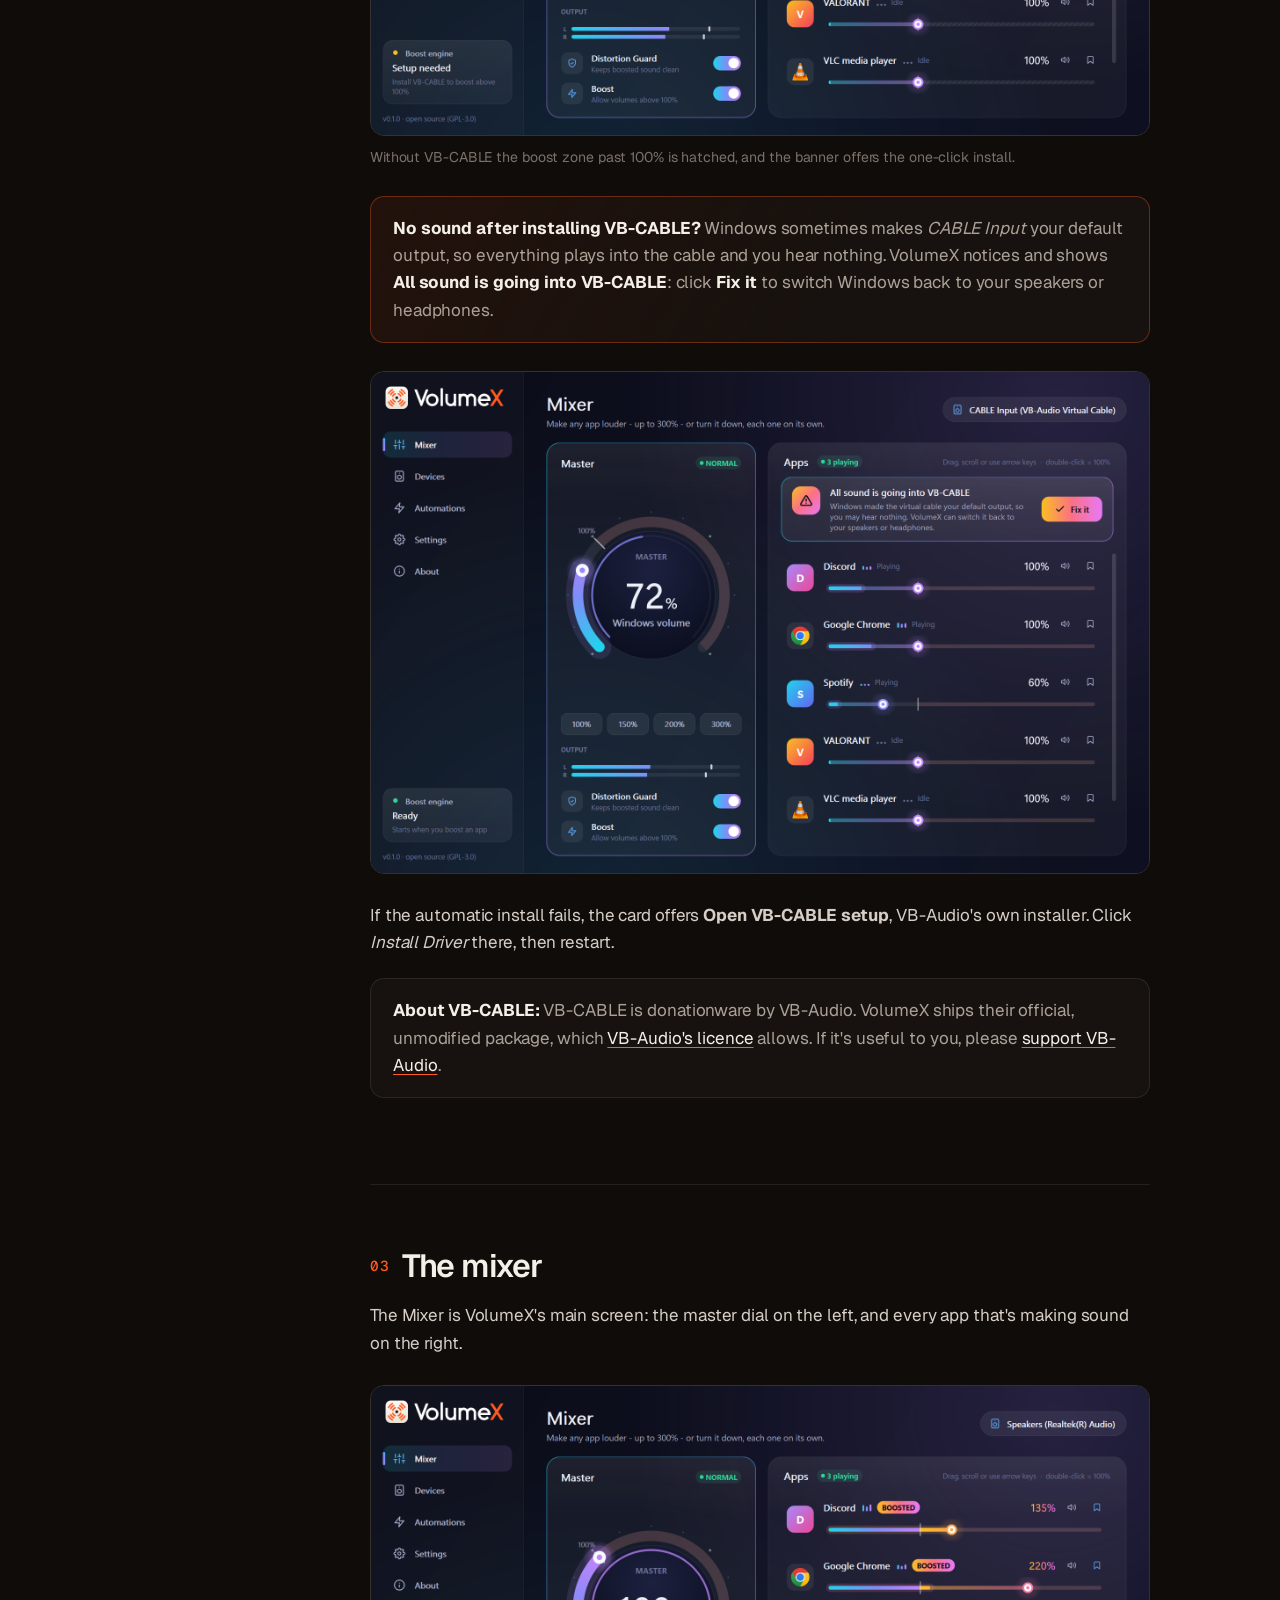
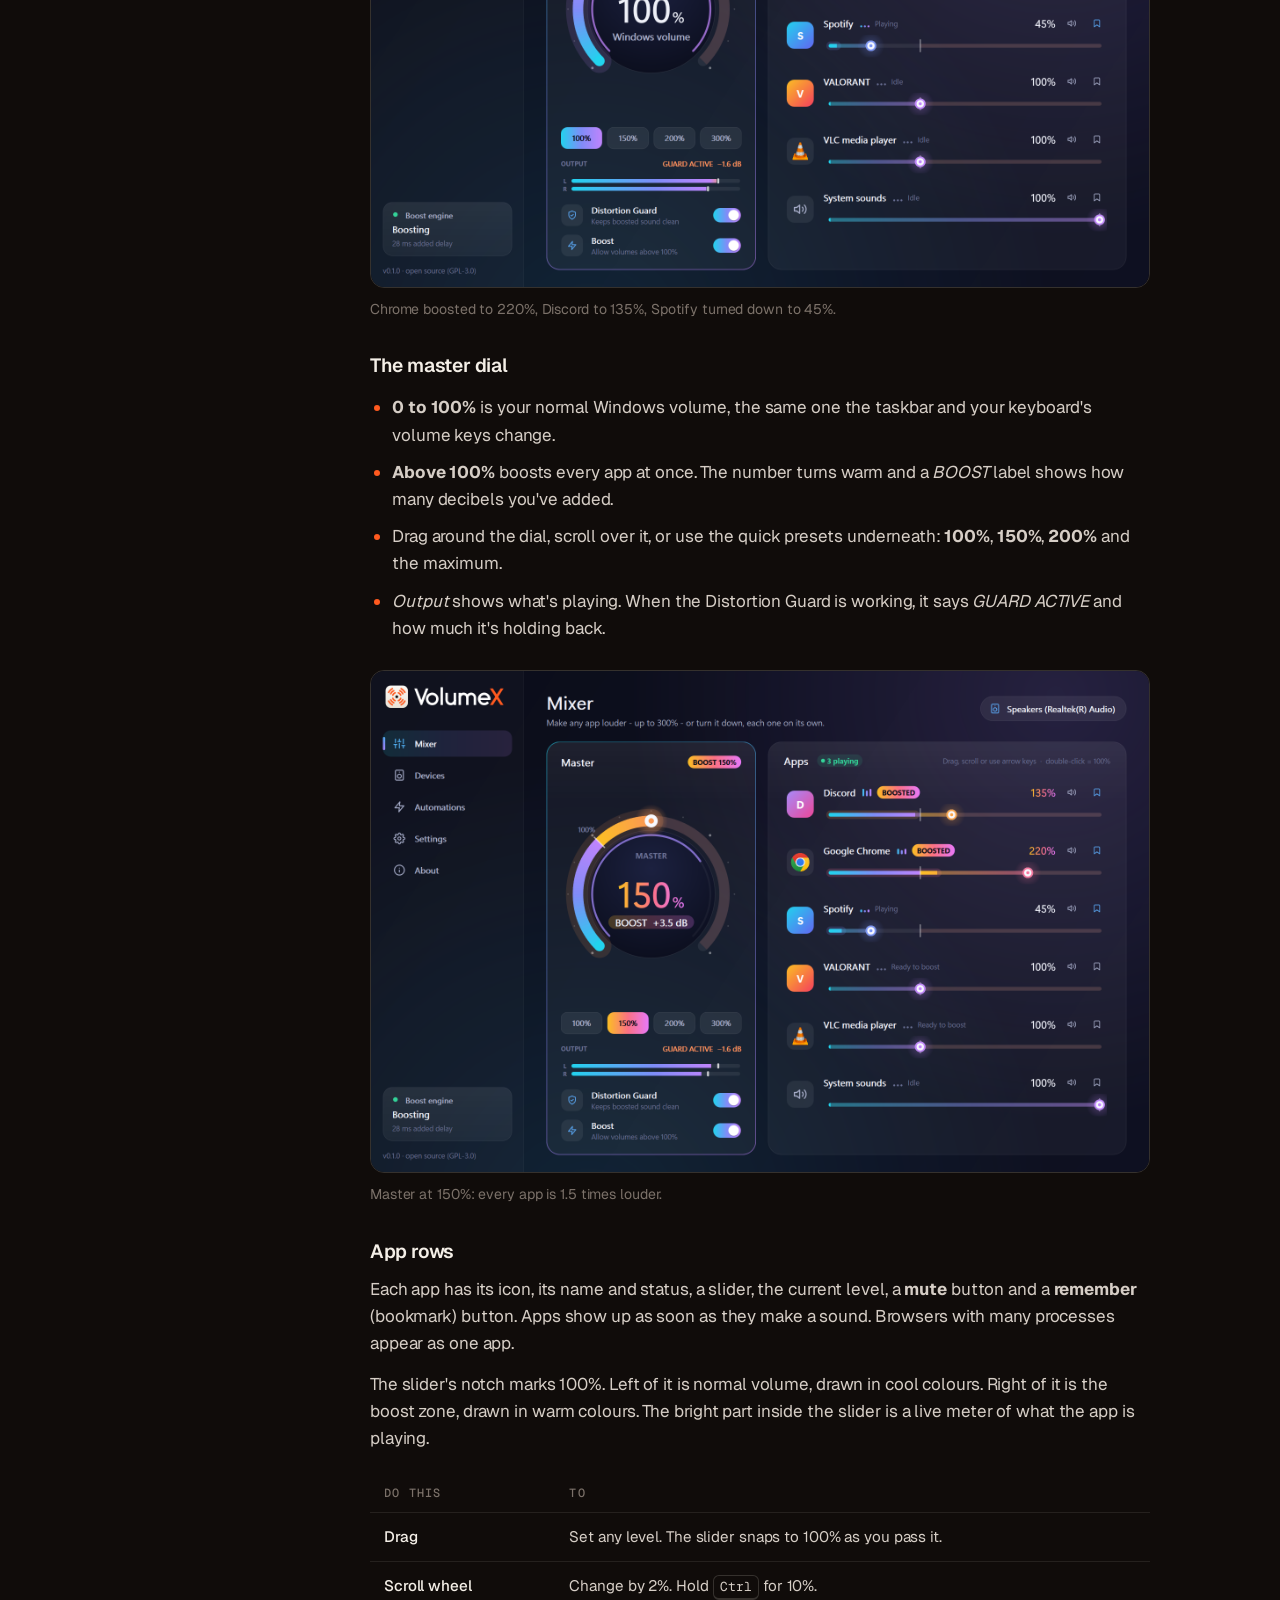
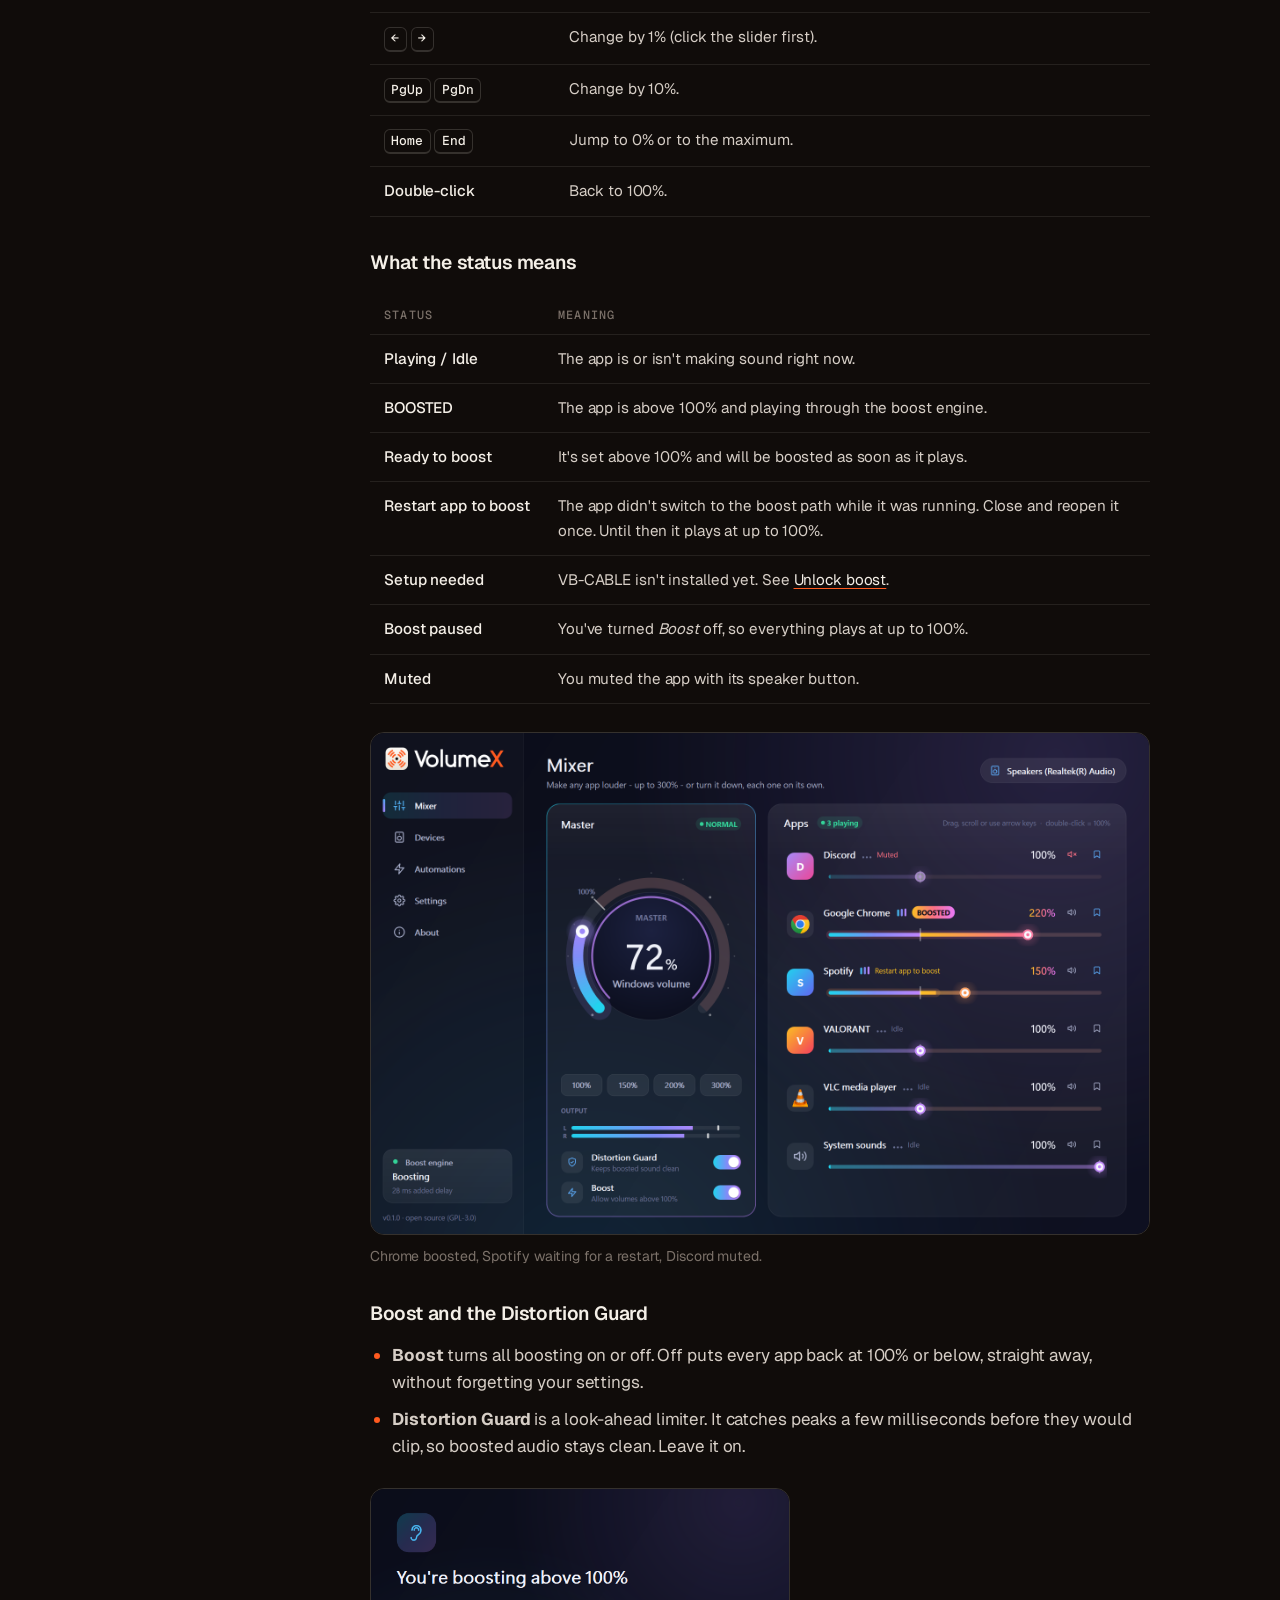
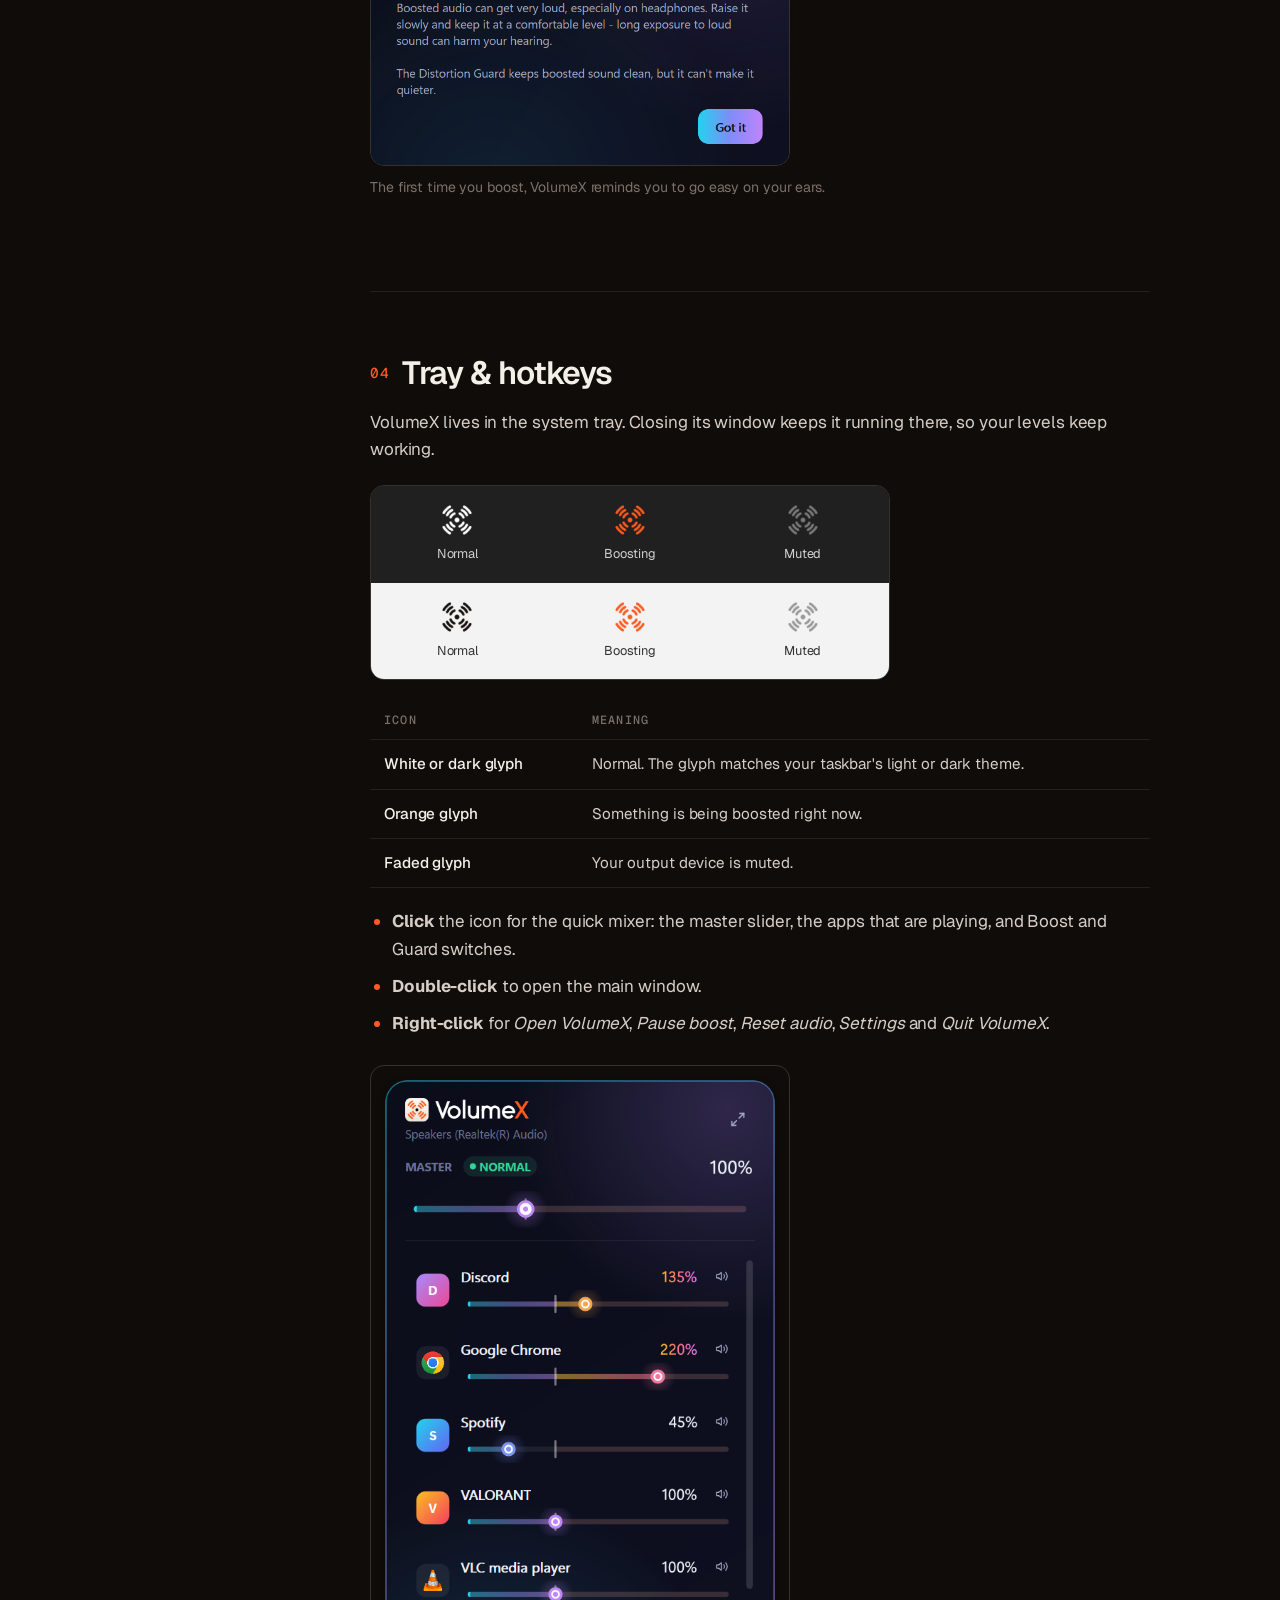
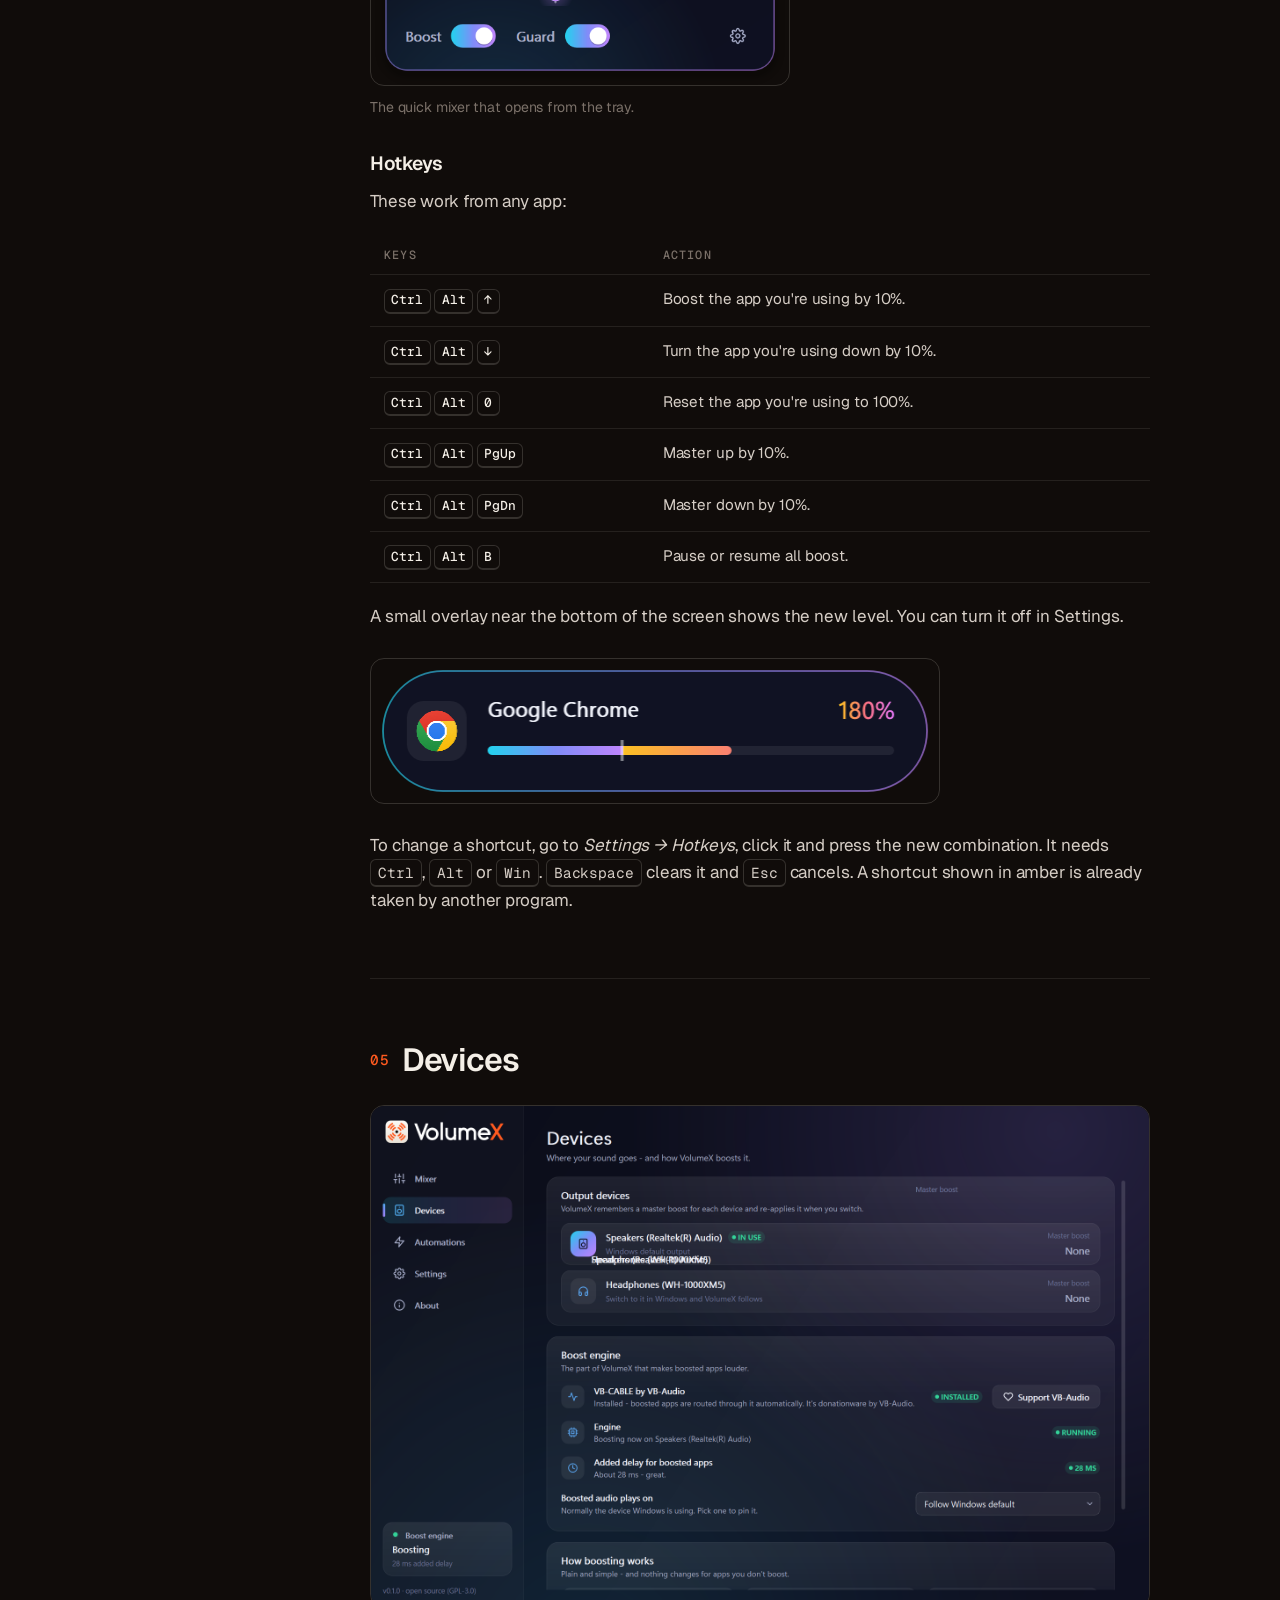
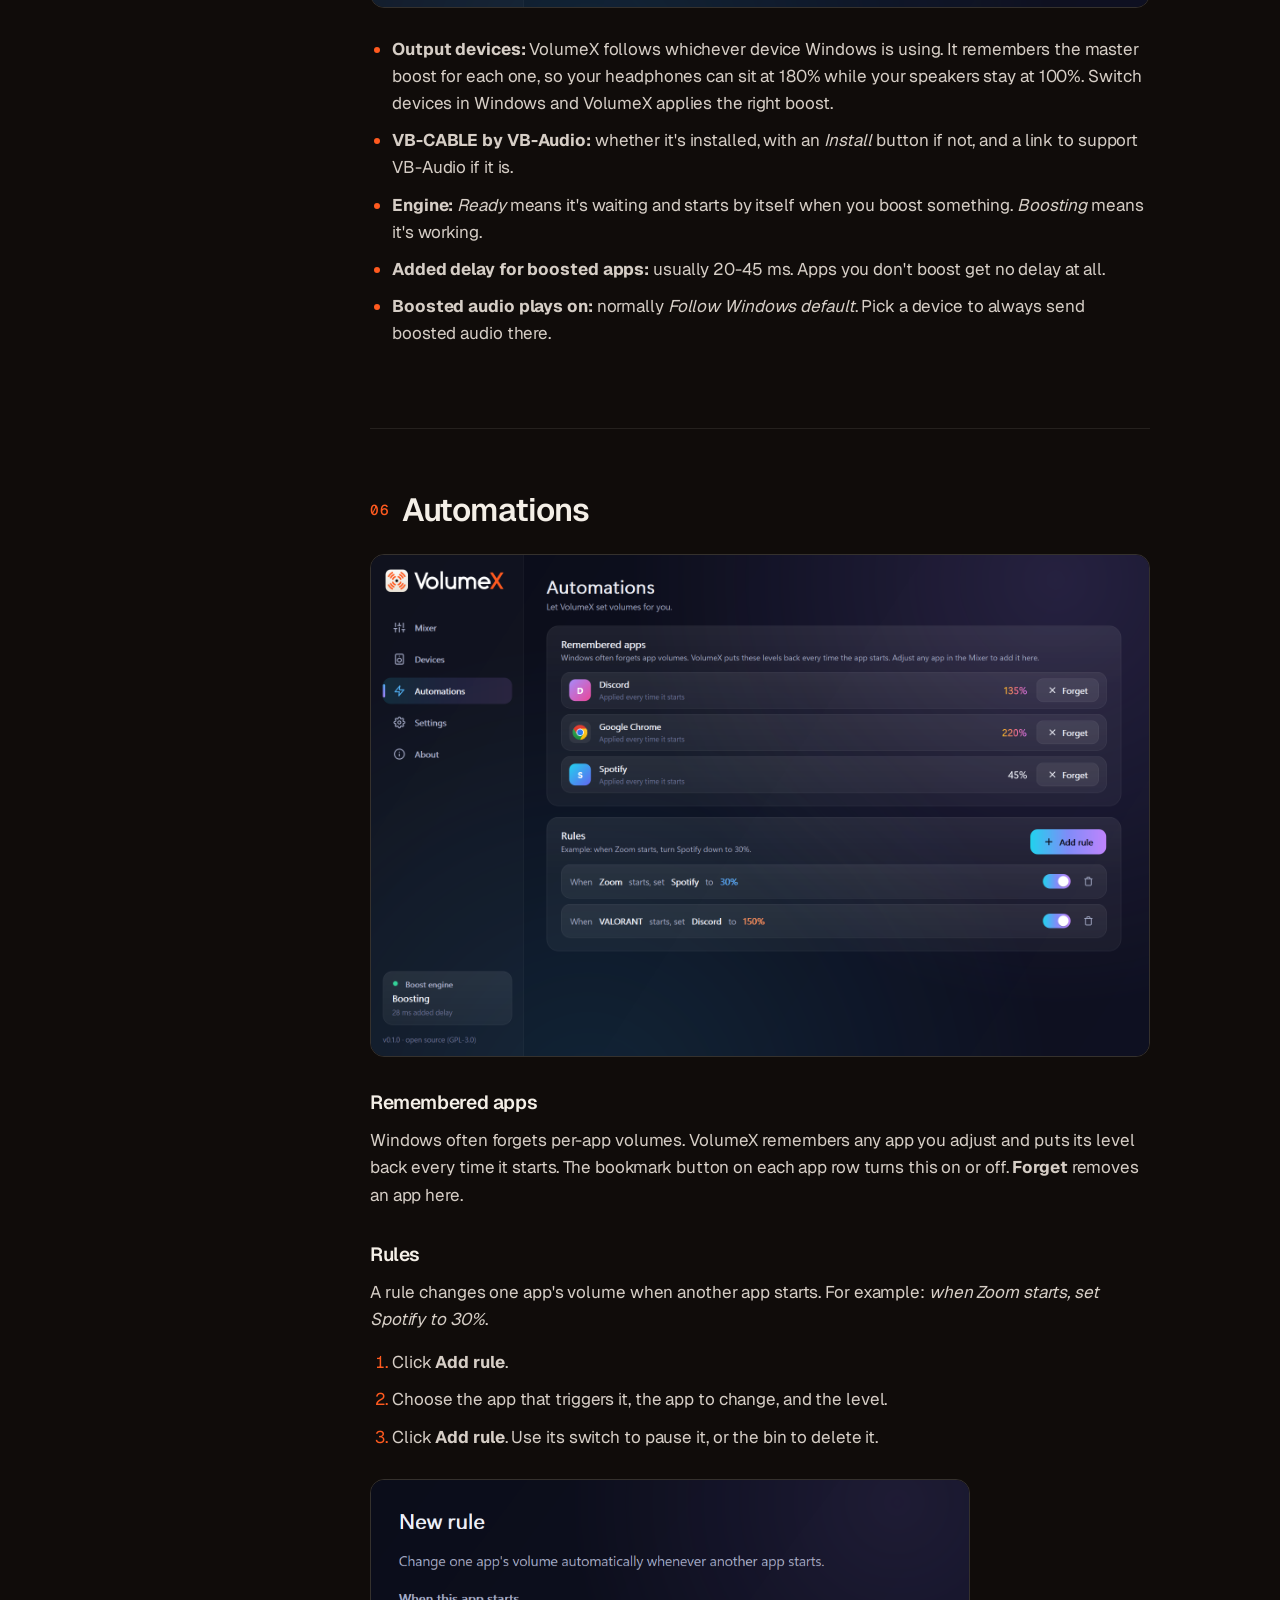
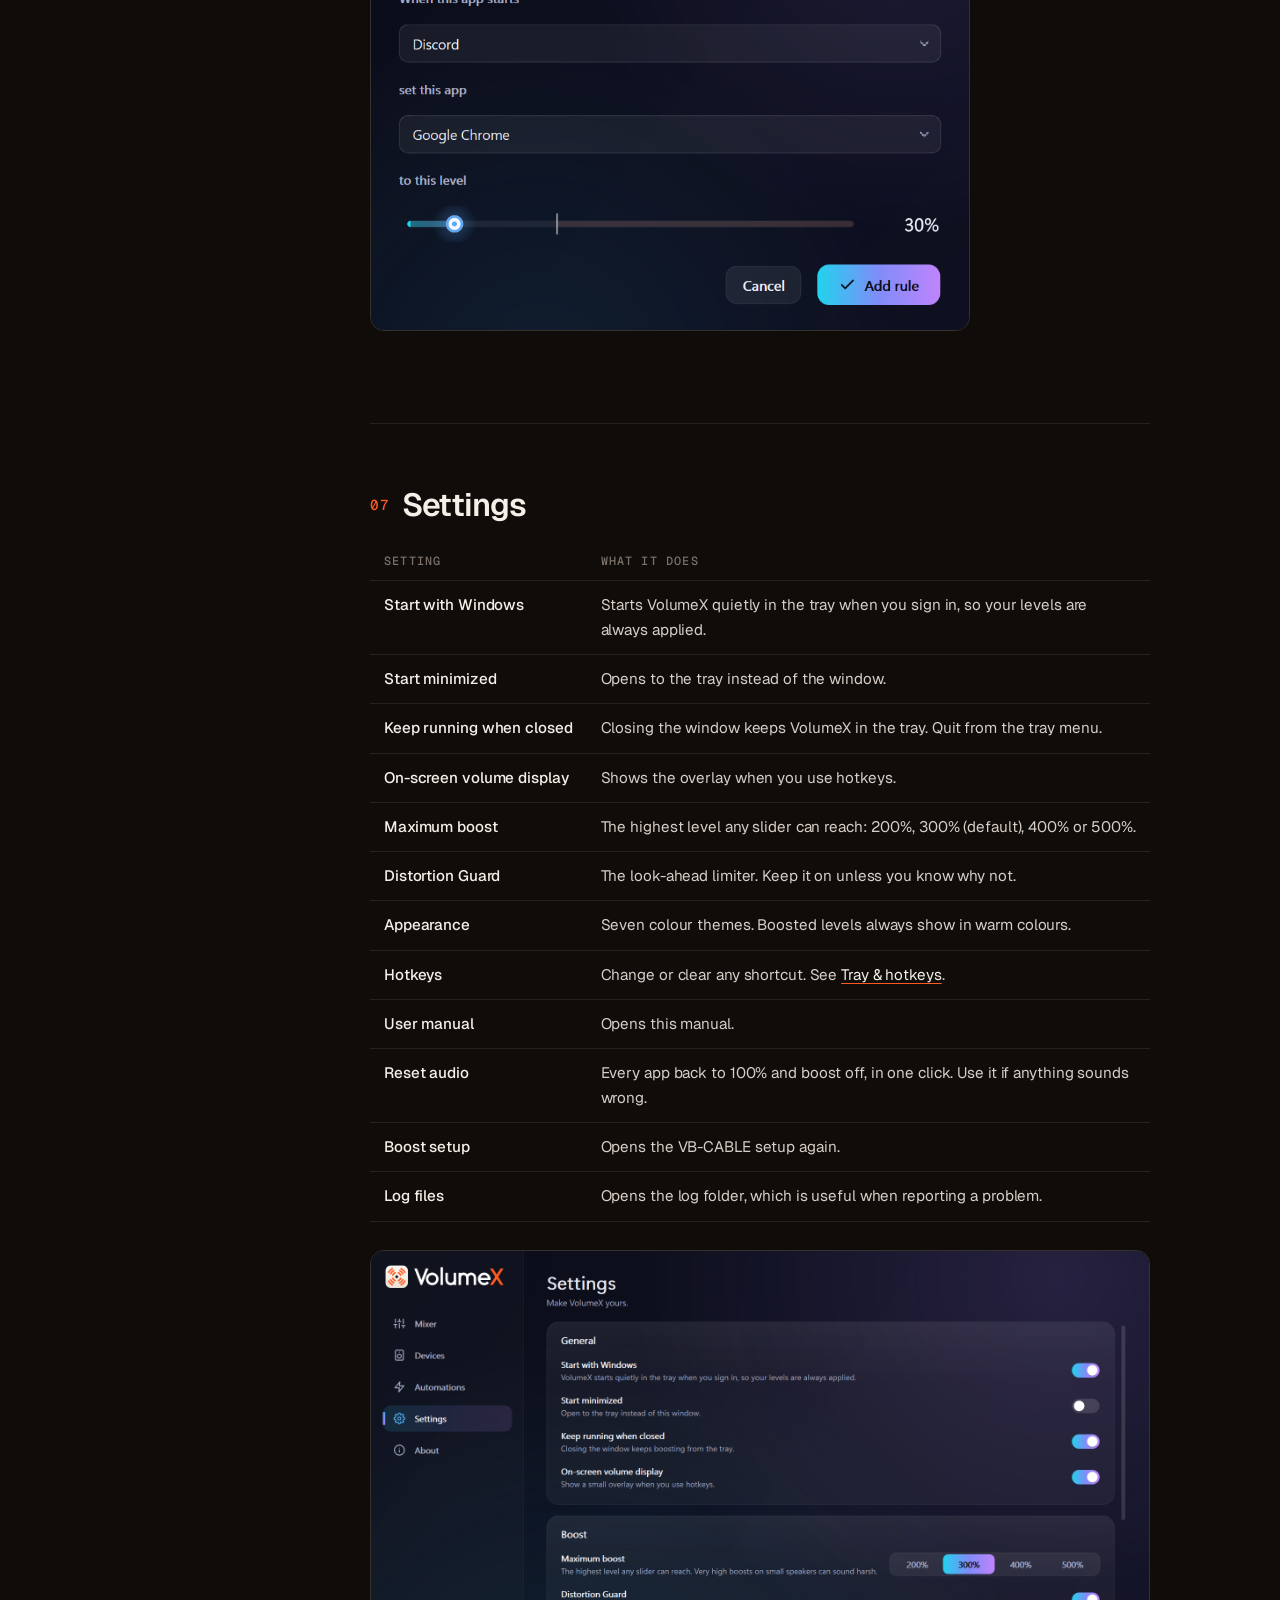
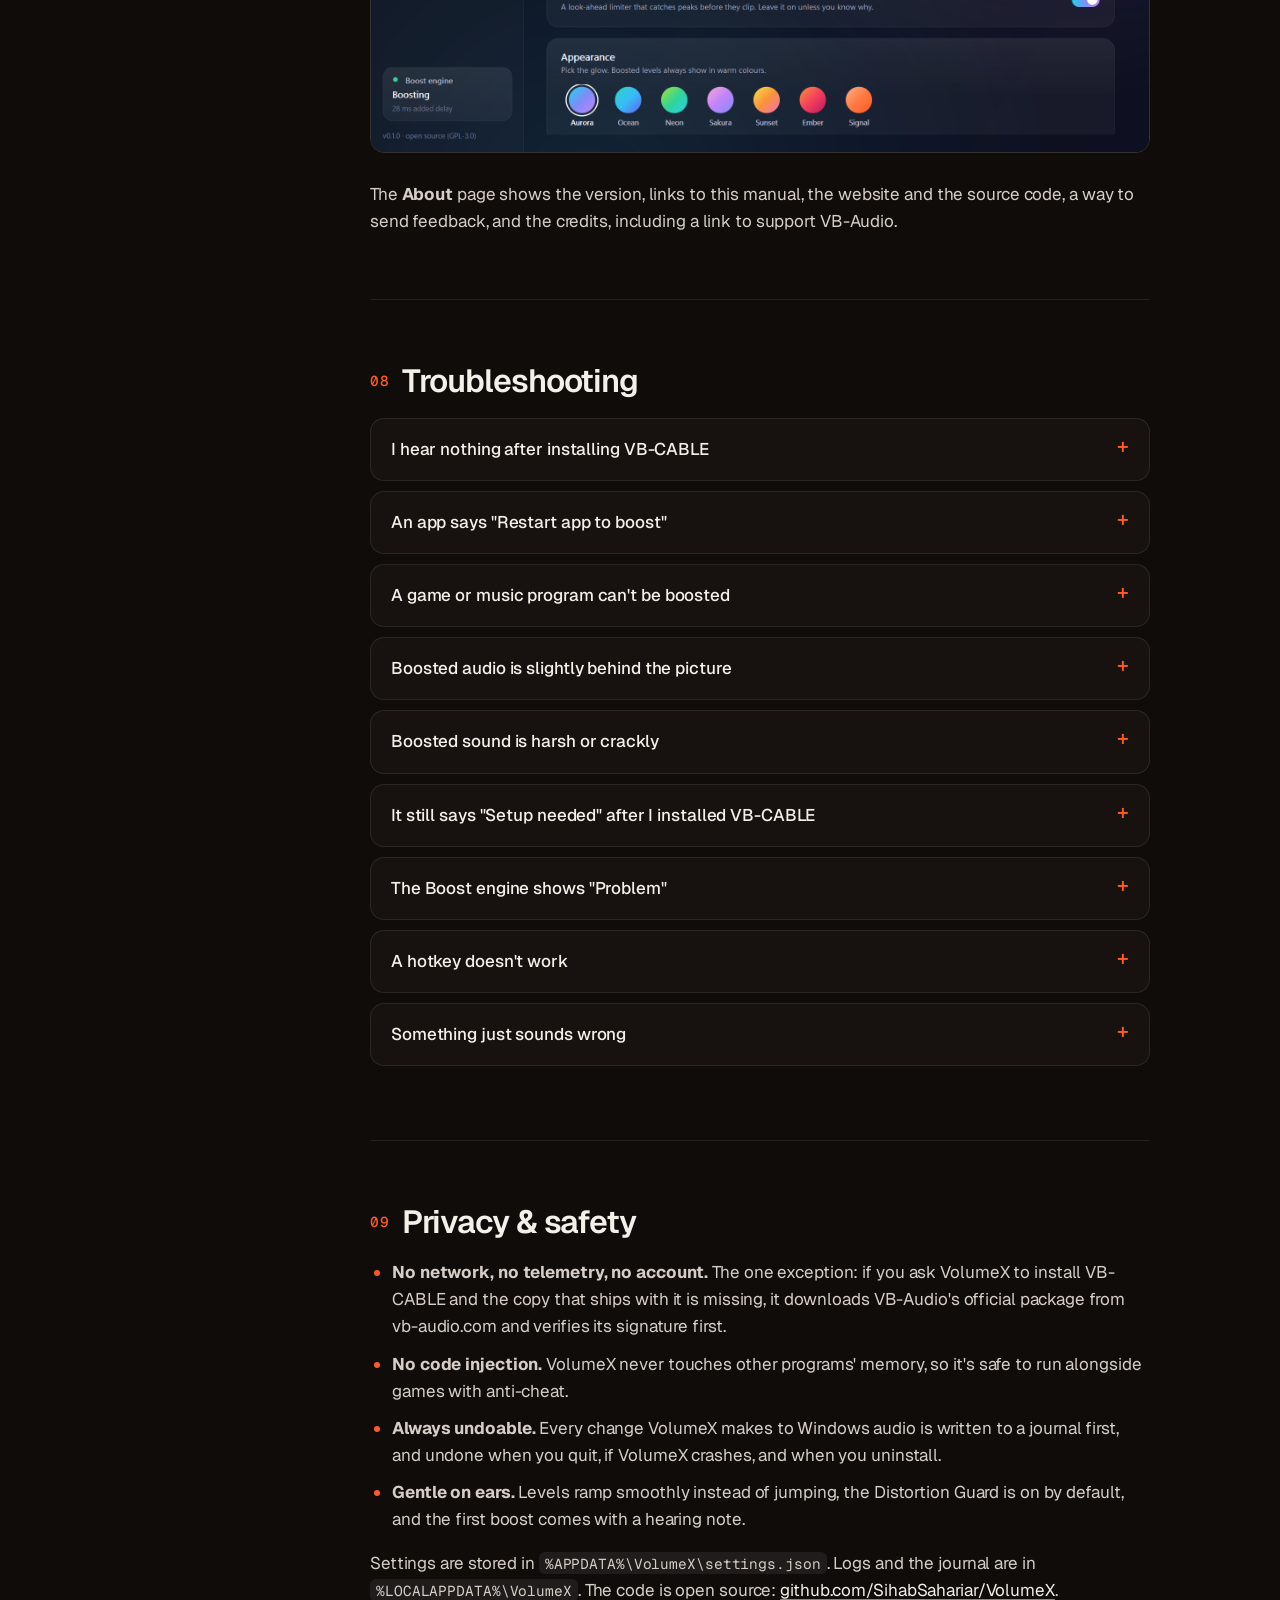
<file: docs/manual.html>
<!doctype html>
<html lang="en">
<head>
  <meta charset="utf-8">
  <meta name="viewport" content="width=device-width, initial-scale=1">
  <title>VolumeX manual</title>
  <meta name="description" content="How to use VolumeX: install, unlock boost with VB-CABLE, boost apps past 100%, hotkeys, automations, settings and troubleshooting.">
  <meta name="theme-color" content="#100C0A">
  <meta property="og:title" content="VolumeX manual">
  <meta property="og:description" content="Everything about VolumeX, from installing to fine-tuning.">
  <meta property="og:image" content="https://sihabsahariar.com/VolumeX/assets/img/og-image.png">
  <meta property="og:url" content="https://sihabsahariar.com/VolumeX/manual.html">
  <link rel="canonical" href="https://sihabsahariar.com/VolumeX/manual.html">
  <link rel="icon" href="assets/brand/favicon.ico" sizes="any">
  <link rel="icon" href="assets/brand/favicon-32.png" type="image/png" sizes="32x32">
  <link rel="apple-touch-icon" href="assets/brand/app-icon-256.png">
  <link rel="preconnect" href="https://fonts.googleapis.com">
  <link rel="preconnect" href="https://fonts.gstatic.com" crossorigin>
  <link href="https://fonts.googleapis.com/css2?family=Geist:wght@300;400;500;600;700&family=Geist+Mono:wght@400;500&display=swap" rel="stylesheet">
  <link rel="stylesheet" href="style.css">
</head>
<body>
<header class="nav" id="nav" data-solid>
  <div class="wrap nav-inner">
    <a class="brand" href="./" aria-label="VolumeX home"><img src="assets/brand/logo-reversed.svg" alt="VolumeX" width="158" height="30"></a>
    <nav class="nav-links" aria-label="Sections">
      <a href="./#how">How it works</a>
      <a href="./#features">Features</a>
      <a href="./#tour">Tour</a>
      <a href="./#safety">Safety</a>
      <a href="manual.html" aria-current="page">Manual</a>
    </nav>
    <a class="btn btn-light btn-sm nav-cta" href="https://github.com/SihabSahariar/VolumeX/releases/latest/download/VolumeX-Setup.exe">Download</a>
  </div>
</header>

<main>
  <div class="doc-hero">
    <div class="wrap">
      <img class="print-logo" src="assets/brand/logo.svg" alt="VolumeX">
      <p class="kicker">Manual</p>
      <h1>How to use VolumeX</h1>
      <p>Everything from installing to fine-tuning. Most people only need the first three sections.</p>
      <div class="cta no-print">
        <a class="btn btn-accent btn-sm" href="VolumeX-User-Manual.pdf" download>Download the PDF</a>
        <a class="btn btn-ghost btn-sm" href="https://github.com/SihabSahariar/VolumeX/releases/latest/download/VolumeX-Setup.exe">Download VolumeX</a>
      </div>
    </div>
  </div>

  <div class="wrap doc">
    <nav class="toc" aria-label="Contents">
      <a href="#install">Install</a>
      <a href="#unlock">Unlock boost</a>
      <a href="#mixer">The mixer</a>
      <a href="#tray">Tray &amp; hotkeys</a>
      <a href="#devices">Devices</a>
      <a href="#automations">Automations</a>
      <a href="#settings">Settings</a>
      <a href="#troubleshooting">Troubleshooting</a>
      <a href="#privacy">Privacy &amp; safety</a>
      <a href="#uninstall">Uninstall</a>
    </nav>

    <article class="prose">
      <!-- ====================================================== 01 -->
      <section id="install">
        <h2><span class="num">01</span>Install</h2>
        <ol>
          <li>Download <a href="https://github.com/SihabSahariar/VolumeX/releases/latest/download/VolumeX-Setup.exe"><code>VolumeX-Setup.exe</code></a>.</li>
          <li>Run it. If Windows SmartScreen says it "protected your PC", choose <em>More info → Run anyway</em>. The installer isn't code-signed yet.</li>
          <li>Follow the wizard. Keep <em>Install VB-CABLE by VB-Audio</em> ticked: it's what lets VolumeX go above 100%. You can also start VolumeX when you sign in and add a desktop shortcut.</li>
          <li>If you kept VB-CABLE ticked, Windows asks for permission once while it's installed, and setup offers to restart your PC at the end. Say yes: VB-CABLE switches on after a restart.</li>
          <li>VolumeX appears in the system tray. Click the <kbd>^</kbd> arrow near the clock if you don't see it.</li>
        </ol>
        <div class="callout"><strong>Needs:</strong> Windows 10 or 11 (64-bit). VolumeX installs just for you, so it doesn't need administrator rights. Only VB-CABLE, a driver, asks for permission. Prefer no installer? Get the <a href="https://github.com/SihabSahariar/VolumeX/releases/latest/download/VolumeX-win64.zip">portable zip</a>, extract it anywhere and run <code>VolumeX.exe</code>. It can install VB-CABLE for you from its setup screen.</div>
      </section>

      <!-- ====================================================== 02 -->
      <section id="unlock">
        <h2><span class="num">02</span>Unlock boost</h2>
        <p>Windows won't set any volume above 100%. To go further, the sound itself has to be amplified. VolumeX does that with the help of <strong>VB-CABLE</strong>, a free virtual audio device made by VB-Audio. Only the apps you boost play through it. Everything else goes straight to your speakers, exactly as before.</p>
        <p>The setup screen opens the first time you start VolumeX. The first page lets you try a boost slider. The second page installs VB-CABLE:</p>
        <figure class="mid"><img src="assets/img/setup-unlock.png" width="1110" height="930" alt="The Unlock boost step with the Install VB-CABLE button" loading="lazy"><figcaption>Unlock boost: one click installs VB-CABLE.</figcaption></figure>
        <ol>
          <li>Click <strong>Install VB-CABLE</strong>. VolumeX checks that the package is genuinely signed by VB-Audio before running it.</li>
          <li>Approve the Windows permission prompt. The install takes about 20 seconds.</li>
          <li>When it says <em>Restart needed</em>, restart your PC, or click <strong>Restart now</strong>. VolumeX finds VB-CABLE by itself afterwards and the card turns green.</li>
        </ol>
        <figure class="mid"><img src="assets/img/setup-restart.png" width="1110" height="930" alt="VB-CABLE installed, restart needed" loading="lazy"><figcaption>Installed: a restart switches it on.</figcaption></figure>
        <p>Skipped it? VolumeX works as a smart mixer up to 100% until you're ready. The Mixer shows an <strong>Unlock boost</strong> banner that brings you back to this step, and so does <em>Settings → Troubleshooting → Run setup</em>.</p>
        <figure><img src="assets/img/mixer-setup-needed.png" width="1770" height="1140" alt="Mixer with the Unlock boost banner and hatched boost zones" loading="lazy"><figcaption>Without VB-CABLE the boost zone past 100% is hatched, and the banner offers the one-click install.</figcaption></figure>
        <div class="callout warn"><strong>No sound after installing VB-CABLE?</strong> Windows sometimes makes <em>CABLE Input</em> your default output, so everything plays into the cable and you hear nothing. VolumeX notices and shows <strong>All sound is going into VB-CABLE</strong>: click <strong>Fix it</strong> to switch Windows back to your speakers or headphones.</div>
        <figure><img src="assets/img/mixer-fix-default.png" width="1770" height="1140" alt="The Fix it banner in the mixer" loading="lazy"></figure>
        <p>If the automatic install fails, the card offers <strong>Open VB-CABLE setup</strong>, VB-Audio's own installer. Click <em>Install Driver</em> there, then restart.</p>
        <div class="callout"><strong>About VB-CABLE:</strong> VB-CABLE is donationware by VB-Audio. VolumeX ships their official, unmodified package, which <a href="https://vb-audio.com/Services/licensing.htm">VB-Audio's licence</a> allows. If it's useful to you, please <a href="https://shop.vb-audio.com/en/win-apps/11-vb-cable.html">support VB-Audio</a>.</div>
      </section>

      <!-- ====================================================== 03 -->
      <section id="mixer">
        <h2><span class="num">03</span>The mixer</h2>
        <p>The Mixer is VolumeX's main screen: the master dial on the left, and every app that's making sound on the right.</p>
        <figure><img src="assets/img/mixer.png" width="1770" height="1140" alt="The VolumeX mixer" loading="lazy"><figcaption>Chrome boosted to 220%, Discord to 135%, Spotify turned down to 45%.</figcaption></figure>

        <h3>The master dial</h3>
        <ul>
          <li><strong>0 to 100%</strong> is your normal Windows volume, the same one the taskbar and your keyboard's volume keys change.</li>
          <li><strong>Above 100%</strong> boosts every app at once. The number turns warm and a <em>BOOST</em> label shows how many decibels you've added.</li>
          <li>Drag around the dial, scroll over it, or use the quick presets underneath: <strong>100%</strong>, <strong>150%</strong>, <strong>200%</strong> and the maximum.</li>
          <li><em>Output</em> shows what's playing. When the Distortion Guard is working, it says <em>GUARD ACTIVE</em> and how much it's holding back.</li>
        </ul>
        <figure><img src="assets/img/mixer-master-boost.png" width="1770" height="1140" alt="The master dial boosted to 150%" loading="lazy"><figcaption>Master at 150%: every app is 1.5 times louder.</figcaption></figure>

        <h3>App rows</h3>
        <p>Each app has its icon, its name and status, a slider, the current level, a <strong>mute</strong> button and a <strong>remember</strong> (bookmark) button. Apps show up as soon as they make a sound. Browsers with many processes appear as one app.</p>
        <p>The slider's notch marks 100%. Left of it is normal volume, drawn in cool colours. Right of it is the boost zone, drawn in warm colours. The bright part inside the slider is a live meter of what the app is playing.</p>
        <table>
          <thead><tr><th>Do this</th><th>To</th></tr></thead>
          <tbody>
            <tr><td>Drag</td><td>Set any level. The slider snaps to 100% as you pass it.</td></tr>
            <tr><td>Scroll wheel</td><td>Change by 2%. Hold <kbd>Ctrl</kbd> for 10%.</td></tr>
            <tr><td><kbd>←</kbd> <kbd>→</kbd></td><td>Change by 1% (click the slider first).</td></tr>
            <tr><td><kbd>PgUp</kbd> <kbd>PgDn</kbd></td><td>Change by 10%.</td></tr>
            <tr><td><kbd>Home</kbd> <kbd>End</kbd></td><td>Jump to 0% or to the maximum.</td></tr>
            <tr><td>Double-click</td><td>Back to 100%.</td></tr>
          </tbody>
        </table>

        <h3>What the status means</h3>
        <table>
          <thead><tr><th>Status</th><th>Meaning</th></tr></thead>
          <tbody>
            <tr><td>Playing / Idle</td><td>The app is or isn't making sound right now.</td></tr>
            <tr><td>BOOSTED</td><td>The app is above 100% and playing through the boost engine.</td></tr>
            <tr><td>Ready to boost</td><td>It's set above 100% and will be boosted as soon as it plays.</td></tr>
            <tr><td>Restart app to boost</td><td>The app didn't switch to the boost path while it was running. Close and reopen it once. Until then it plays at up to 100%.</td></tr>
            <tr><td>Setup needed</td><td>VB-CABLE isn't installed yet. See <a href="#unlock">Unlock boost</a>.</td></tr>
            <tr><td>Boost paused</td><td>You've turned <em>Boost</em> off, so everything plays at up to 100%.</td></tr>
            <tr><td>Muted</td><td>You muted the app with its speaker button.</td></tr>
          </tbody>
        </table>
        <figure><img src="assets/img/mixer-states.png" width="1770" height="1140" alt="App rows showing Boosted, Restart app to boost and Muted" loading="lazy"><figcaption>Chrome boosted, Spotify waiting for a restart, Discord muted.</figcaption></figure>

        <h3>Boost and the Distortion Guard</h3>
        <ul>
          <li><strong>Boost</strong> turns all boosting on or off. Off puts every app back at 100% or below, straight away, without forgetting your settings.</li>
          <li><strong>Distortion Guard</strong> is a look-ahead limiter. It catches peaks a few milliseconds before they would clip, so boosted audio stays clean. Leave it on.</li>
        </ul>
        <figure class="narrow"><img src="assets/img/safety-notice.png" width="690" height="455" alt="The hearing safety note" loading="lazy"><figcaption>The first time you boost, VolumeX reminds you to go easy on your ears.</figcaption></figure>
      </section>

      <!-- ====================================================== 04 -->
      <section id="tray">
        <h2><span class="num">04</span>Tray &amp; hotkeys</h2>
        <p>VolumeX lives in the system tray. Closing its window keeps it running there, so your levels keep working.</p>
        <div class="trays" aria-label="Tray icon states">
          <div class="dark"><img src="assets/img/tray-normal-dark.png" alt="">Normal</div>
          <div class="dark"><img src="assets/img/tray-boost-dark.png" alt="">Boosting</div>
          <div class="dark"><img src="assets/img/tray-muted-dark.png" alt="">Muted</div>
          <div class="lite"><img src="assets/img/tray-normal-light.png" alt="">Normal</div>
          <div class="lite"><img src="assets/img/tray-boost-light.png" alt="">Boosting</div>
          <div class="lite"><img src="assets/img/tray-muted-light.png" alt="">Muted</div>
        </div>
        <table>
          <thead><tr><th>Icon</th><th>Meaning</th></tr></thead>
          <tbody>
            <tr><td>White or dark glyph</td><td>Normal. The glyph matches your taskbar's light or dark theme.</td></tr>
            <tr><td>Orange glyph</td><td>Something is being boosted right now.</td></tr>
            <tr><td>Faded glyph</td><td>Your output device is muted.</td></tr>
          </tbody>
        </table>
        <ul>
          <li><strong>Click</strong> the icon for the quick mixer: the master slider, the apps that are playing, and Boost and Guard switches.</li>
          <li><strong>Double-click</strong> to open the main window.</li>
          <li><strong>Right-click</strong> for <em>Open VolumeX</em>, <em>Pause boost</em>, <em>Reset audio</em>, <em>Settings</em> and <em>Quit VolumeX</em>.</li>
        </ul>
        <figure class="narrow"><img src="assets/img/flyout.png" width="588" height="870" alt="The tray flyout" loading="lazy"><figcaption>The quick mixer that opens from the tray.</figcaption></figure>

        <h3>Hotkeys</h3>
        <p>These work from any app:</p>
        <table>
          <thead><tr><th>Keys</th><th>Action</th></tr></thead>
          <tbody>
            <tr><td><kbd>Ctrl</kbd> <kbd>Alt</kbd> <kbd>↑</kbd></td><td>Boost the app you're using by 10%.</td></tr>
            <tr><td><kbd>Ctrl</kbd> <kbd>Alt</kbd> <kbd>↓</kbd></td><td>Turn the app you're using down by 10%.</td></tr>
            <tr><td><kbd>Ctrl</kbd> <kbd>Alt</kbd> <kbd>0</kbd></td><td>Reset the app you're using to 100%.</td></tr>
            <tr><td><kbd>Ctrl</kbd> <kbd>Alt</kbd> <kbd>PgUp</kbd></td><td>Master up by 10%.</td></tr>
            <tr><td><kbd>Ctrl</kbd> <kbd>Alt</kbd> <kbd>PgDn</kbd></td><td>Master down by 10%.</td></tr>
            <tr><td><kbd>Ctrl</kbd> <kbd>Alt</kbd> <kbd>B</kbd></td><td>Pause or resume all boost.</td></tr>
          </tbody>
        </table>
        <p>A small overlay near the bottom of the screen shows the new level. You can turn it off in Settings.</p>
        <figure class="mid"><img src="assets/img/osd.png" width="570" height="144" alt="The on-screen volume overlay" loading="lazy"></figure>
        <p>To change a shortcut, go to <em>Settings → Hotkeys</em>, click it and press the new combination. It needs <kbd>Ctrl</kbd>, <kbd>Alt</kbd> or <kbd>Win</kbd>. <kbd>Backspace</kbd> clears it and <kbd>Esc</kbd> cancels. A shortcut shown in amber is already taken by another program.</p>
      </section>

      <!-- ====================================================== 05 -->
      <section id="devices">
        <h2><span class="num">05</span>Devices</h2>
        <figure><img src="assets/img/devices.png" width="1770" height="1140" alt="The Devices page" loading="lazy"></figure>
        <ul>
          <li><strong>Output devices:</strong> VolumeX follows whichever device Windows is using. It remembers the master boost for each one, so your headphones can sit at 180% while your speakers stay at 100%. Switch devices in Windows and VolumeX applies the right boost.</li>
          <li><strong>VB-CABLE by VB-Audio:</strong> whether it's installed, with an <em>Install</em> button if not, and a link to support VB-Audio if it is.</li>
          <li><strong>Engine:</strong> <em>Ready</em> means it's waiting and starts by itself when you boost something. <em>Boosting</em> means it's working.</li>
          <li><strong>Added delay for boosted apps:</strong> usually 20-45 ms. Apps you don't boost get no delay at all.</li>
          <li><strong>Boosted audio plays on:</strong> normally <em>Follow Windows default</em>. Pick a device to always send boosted audio there.</li>
        </ul>
      </section>

      <!-- ====================================================== 06 -->
      <section id="automations">
        <h2><span class="num">06</span>Automations</h2>
        <figure><img src="assets/img/automations.png" width="1770" height="1140" alt="The Automations page" loading="lazy"></figure>
        <h3>Remembered apps</h3>
        <p>Windows often forgets per-app volumes. VolumeX remembers any app you adjust and puts its level back every time it starts. The bookmark button on each app row turns this on or off. <strong>Forget</strong> removes an app here.</p>
        <h3>Rules</h3>
        <p>A rule changes one app's volume when another app starts. For example: <em>when Zoom starts, set Spotify to 30%</em>.</p>
        <ol>
          <li>Click <strong>Add rule</strong>.</li>
          <li>Choose the app that triggers it, the app to change, and the level.</li>
          <li>Click <strong>Add rule</strong>. Use its switch to pause it, or the bin to delete it.</li>
        </ol>
        <figure class="mid"><img src="assets/img/rule-dialog.png" width="840" height="632" alt="The New rule dialog" loading="lazy"></figure>
      </section>

      <!-- ====================================================== 07 -->
      <section id="settings">
        <h2><span class="num">07</span>Settings</h2>
        <table>
          <thead><tr><th>Setting</th><th>What it does</th></tr></thead>
          <tbody>
            <tr><td>Start with Windows</td><td>Starts VolumeX quietly in the tray when you sign in, so your levels are always applied.</td></tr>
            <tr><td>Start minimized</td><td>Opens to the tray instead of the window.</td></tr>
            <tr><td>Keep running when closed</td><td>Closing the window keeps VolumeX in the tray. Quit from the tray menu.</td></tr>
            <tr><td>On-screen volume display</td><td>Shows the overlay when you use hotkeys.</td></tr>
            <tr><td>Maximum boost</td><td>The highest level any slider can reach: 200%, 300% (default), 400% or 500%.</td></tr>
            <tr><td>Distortion Guard</td><td>The look-ahead limiter. Keep it on unless you know why not.</td></tr>
            <tr><td>Appearance</td><td>Seven colour themes. Boosted levels always show in warm colours.</td></tr>
            <tr><td>Hotkeys</td><td>Change or clear any shortcut. See <a href="#tray">Tray &amp; hotkeys</a>.</td></tr>
            <tr><td>User manual</td><td>Opens this manual.</td></tr>
            <tr><td>Reset audio</td><td>Every app back to 100% and boost off, in one click. Use it if anything sounds wrong.</td></tr>
            <tr><td>Boost setup</td><td>Opens the VB-CABLE setup again.</td></tr>
            <tr><td>Log files</td><td>Opens the log folder, which is useful when reporting a problem.</td></tr>
          </tbody>
        </table>
        <figure><img src="assets/img/settings.png" width="1770" height="1140" alt="The Settings page" loading="lazy"></figure>
        <p>The <strong>About</strong> page shows the version, links to this manual, the website and the source code, a way to send feedback, and the credits, including a link to support VB-Audio.</p>
      </section>

      <!-- ====================================================== 08 -->
      <section id="troubleshooting">
        <h2><span class="num">08</span>Troubleshooting</h2>
        <details>
          <summary>I hear nothing after installing VB-CABLE</summary>
          <p>Windows has probably made <em>CABLE Input</em> your default output. Click <strong>Fix it</strong> on the banner in the Mixer. You can also go to Windows Settings → System → Sound → Output and choose your speakers or headphones.</p>
        </details>
        <details>
          <summary>An app says "Restart app to boost"</summary>
          <p>Some apps, Spotify for example, only pick up a new audio path when they start. Close the app and open it again, and it's boosted from then on. If the app has its own output-device setting, set it to <em>Default</em>.</p>
        </details>
        <details>
          <summary>A game or music program can't be boosted</summary>
          <p>Apps that use <em>exclusive mode</em> audio, some games and pro audio tools, bypass the Windows mixer entirely, so no mixer can boost them. The same goes for apps set to one fixed output device in their own settings. Switch the app to shared mode or <em>Default</em> device if it has that option.</p>
        </details>
        <details>
          <summary>Boosted audio is slightly behind the picture</summary>
          <p>Boosted apps get about 20-45 ms of delay, which is usually unnoticeable in video. For competitive games, keep the game at 100% or below: it then plays directly with no added delay.</p>
        </details>
        <details>
          <summary>Boosted sound is harsh or crackly</summary>
          <p>Make sure the Distortion Guard is on (Mixer or Settings). Very high boosts can still sound harsh on small laptop speakers. Try a lower level, or lower <em>Settings → Maximum boost</em>.</p>
        </details>
        <details>
          <summary>It still says "Setup needed" after I installed VB-CABLE</summary>
          <p>Restart your PC: VB-CABLE switches on after a restart. If it's still missing, open <em>Settings → Troubleshooting → Run setup</em> and install again, or use <em>Open VB-CABLE setup</em>.</p>
        </details>
        <details>
          <summary>The Boost engine shows "Problem"</summary>
          <p>Usually your output device was unplugged or changed while something was boosted. VolumeX retries by itself. Choosing another output in Windows also restarts it. Apps keep playing at up to 100% in the meantime.</p>
        </details>
        <details>
          <summary>A hotkey doesn't work</summary>
          <p>Another program may already use that combination. It's shown in amber in <em>Settings → Hotkeys</em>. Pick a different one.</p>
        </details>
        <details>
          <summary>Something just sounds wrong</summary>
          <p>Use <strong>Reset audio</strong> from the tray menu or <em>Settings → Troubleshooting</em>. Every app goes back to 100% and boosting turns off. Nothing is deleted, and you can boost again straight away.</p>
        </details>
      </section>

      <!-- ====================================================== 09 -->
      <section id="privacy">
        <h2><span class="num">09</span>Privacy &amp; safety</h2>
        <ul>
          <li><strong>No network, no telemetry, no account.</strong> The one exception: if you ask VolumeX to install VB-CABLE and the copy that ships with it is missing, it downloads VB-Audio's official package from vb-audio.com and verifies its signature first.</li>
          <li><strong>No code injection.</strong> VolumeX never touches other programs' memory, so it's safe to run alongside games with anti-cheat.</li>
          <li><strong>Always undoable.</strong> Every change VolumeX makes to Windows audio is written to a journal first, and undone when you quit, if VolumeX crashes, and when you uninstall.</li>
          <li><strong>Gentle on ears.</strong> Levels ramp smoothly instead of jumping, the Distortion Guard is on by default, and the first boost comes with a hearing note.</li>
        </ul>
        <p>Settings are stored in <code>%APPDATA%\VolumeX\settings.json</code>. Logs and the journal are in <code>%LOCALAPPDATA%\VolumeX</code>. The code is open source: <a href="https://github.com/SihabSahariar/VolumeX">github.com/SihabSahariar/VolumeX</a>.</p>
      </section>

      <!-- ====================================================== 10 -->
      <section id="uninstall">
        <h2><span class="num">10</span>Uninstall</h2>
        <p>Go to Windows Settings → Apps → Installed apps → VolumeX → Uninstall. The uninstaller first sends every app VolumeX boosted back to your normal device, then removes VolumeX and its start-up entry. If VolumeX installed VB-CABLE, it asks whether to remove that too. Choose <em>No</em> if other apps use it.</p>
        <div class="callout">If an app VolumeX was boosting is closed while you uninstall, Windows only lets VolumeX reset it by clearing <em>all</em> per-app output choices. That includes any you set yourself in Windows Settings → Sound → Volume mixer.</div>
        <p>Using the portable zip? Quit VolumeX from the tray, run <code>VolumeX.exe --restore</code> once, then delete the folder.</p>
        <p class="pdf-note no-print">Prefer paper? <a href="VolumeX-User-Manual.pdf" download>Download this manual as a PDF</a>.</p>
      </section>
    </article>
  </div>
</main>

<footer class="footer">
  <div class="wrap footer-inner">
    <div class="footer-brand">
      <a class="brand" href="./" aria-label="VolumeX home"><img src="assets/brand/logo-reversed.svg" alt="VolumeX" width="137" height="26"></a>
      <p>Made by <a href="https://sihabsahariar.com/">Sihab Sahariar</a>. Free software under the <a href="https://github.com/SihabSahariar/VolumeX/blob/main/LICENSE">GPL v3</a>.</p>
    </div>
    <nav class="footer-links" aria-label="More">
      <a href="./">Home</a>
      <a href="https://github.com/SihabSahariar/VolumeX">GitHub</a>
      <a href="https://github.com/SihabSahariar/VolumeX/releases">Releases</a>
      <a href="https://sihabsahariar.com/Umbra/">Umbra</a>
      <a href="https://www.linkedin.com/in/sihabsahariar/">LinkedIn</a>
      <a href="mailto:sihabsahariarcse@gmail.com">Contact</a>
    </nav>
  </div>
</footer>

<script src="site.js"></script>
</body>
</html>
</file>
<file: docs/style.css>
/* VolumeX - site styles. Brand: Signal Orange #FF5A1F · Ink #16110E · Bone #F4EFE7 · Geist */
:root {
  --accent: #FF5A1F;
  --accent-hi: #FF7A45;
  --accent-deep: #C2410C;
  --ink: #100C0A;
  --ink-1: #17120F;
  --ink-2: #1F1915;
  --ink-3: #2E2520;
  --line: rgba(244, 239, 231, .09);
  --line-2: rgba(244, 239, 231, .16);
  --paper: #F4EFE7;
  --paper-2: #EAE3D8;
  --text: #F4EFE7;
  --muted: #ABA197;
  --dim: #7B7169;
  --ink-text: #16110E;
  --ink-muted: #62574F;
  --cool: linear-gradient(90deg, #22D3EE, #818CF8 55%, #C084FC);
  --warm: linear-gradient(90deg, #FBBF24, #FB7185 55%, #E879F9);
  --r: 20px;
  --wrap: 1180px;
  --font: "Geist", ui-sans-serif, system-ui, -apple-system, "Segoe UI", sans-serif;
  --mono: "Geist Mono", ui-monospace, "Cascadia Code", Consolas, monospace;
  --ease: cubic-bezier(.2, .7, .2, 1);
  color-scheme: dark;
}

*, *::before, *::after { box-sizing: border-box; }
html { scroll-behavior: smooth; scroll-padding-top: 84px; -webkit-text-size-adjust: 100%; }
body {
  margin: 0; background: var(--ink); color: var(--text);
  font: 400 17px/1.6 var(--font); letter-spacing: -0.006em;
  -webkit-font-smoothing: antialiased; -moz-osx-font-smoothing: grayscale;
  overflow-x: hidden;
}
img, video { max-width: 100%; height: auto; display: block; }
a { color: inherit; }
h1, h2, h3 { margin: 0; font-weight: 600; letter-spacing: -0.035em; line-height: 1.05; }
h3 { font-size: 1.15rem; letter-spacing: -0.02em; line-height: 1.25; }
p { margin: 0; }
code, kbd { font-family: var(--mono); font-size: .85em; }
code { background: rgba(127, 127, 127, .14); padding: .12em .42em; border-radius: 6px; }
kbd { display: inline-block; padding: .05em .5em; border-radius: 6px; border: 1px solid var(--line-2); border-bottom-width: 2px; white-space: nowrap; }
::selection { background: var(--accent); color: var(--ink); }
:focus-visible { outline: 2px solid var(--accent); outline-offset: 3px; border-radius: 8px; }
.sr-only { position: absolute; width: 1px; height: 1px; overflow: hidden; clip: rect(0 0 0 0); white-space: nowrap; }

.wrap { max-width: var(--wrap); margin: 0 auto; padding: 0 28px; }
.kicker { font: 500 .8rem/1 var(--mono); letter-spacing: .14em; text-transform: uppercase; color: var(--accent); margin-bottom: 20px; }
.light .kicker { color: var(--accent-deep); }
h2.split { font-size: clamp(2.1rem, 4.6vw, 3.6rem); max-width: 18ch; }
.accent { color: var(--accent); }

/* ------------------------------------------------------------------ buttons */
.btn {
  display: inline-flex; align-items: center; gap: 10px; padding: 15px 24px; border-radius: 999px; cursor: pointer;
  font: 500 1rem/1 var(--font); text-decoration: none; letter-spacing: -0.01em; white-space: nowrap;
  border: 1px solid transparent; transition: transform .25s var(--ease), background .2s, border-color .2s, box-shadow .25s;
}
.btn:hover { transform: translateY(-2px); }
.btn .ico { width: 17px; height: 17px; fill: currentColor; flex: none; }
.btn-accent { background: var(--accent); color: #fff; box-shadow: 0 10px 40px -10px rgba(255, 90, 31, .6); }
.btn-accent:hover { background: var(--accent-hi); box-shadow: 0 14px 50px -10px rgba(255, 90, 31, .75); }
.btn-ghost { border-color: var(--line-2); color: var(--text); background: rgba(244, 239, 231, .03); }
.btn-ghost:hover { border-color: rgba(244, 239, 231, .35); background: rgba(244, 239, 231, .06); }
.btn-light { background: var(--paper); color: var(--ink); }
.btn-light:hover { background: #fff; }
.btn-sm { padding: 10px 18px; font-size: .92rem; }

/* ------------------------------------------------------------------ nav */
.nav { position: fixed; inset: 0 0 auto; z-index: 50; transition: background .3s, border-color .3s, backdrop-filter .3s; border-bottom: 1px solid transparent; }
.nav.scrolled, .nav[data-solid] { background: rgba(16, 12, 10, .74); backdrop-filter: blur(16px) saturate(140%); -webkit-backdrop-filter: blur(16px) saturate(140%); border-bottom-color: var(--line); }
.nav-inner { display: flex; align-items: center; gap: 36px; height: 72px; }
.brand { display: inline-flex; align-items: center; text-decoration: none; }
.brand img { height: 30px; width: auto; }
.nav-links { display: flex; gap: 30px; margin-left: auto; }
.nav-links a { color: var(--muted); text-decoration: none; font-size: .95rem; transition: color .2s; }
.nav-links a:hover, .nav-links a[aria-current] { color: var(--text); }

/* ------------------------------------------------------------------ hero */
.hero { position: relative; padding: 168px 0 110px; overflow: hidden; isolation: isolate; }
.waves { position: absolute; z-index: -1; left: 50%; top: -430px; width: 1100px; height: 1100px; transform: translateX(-50%); pointer-events: none; }
.waves::before { content: ""; position: absolute; inset: 0; border-radius: 50%;
  background: radial-gradient(circle, rgba(255, 90, 31, .20), rgba(255, 90, 31, .05) 46%, transparent 68%); }
.waves span { position: absolute; left: 50%; top: 50%; width: 340px; height: 340px; margin: -170px 0 0 -170px; border-radius: 50%;
  border: 2px solid rgba(255, 90, 31, .45); opacity: 0; animation: ripple 6s var(--ease) infinite; }
.waves span:nth-child(2) { animation-delay: 2s; }
.waves span:nth-child(3) { animation-delay: 4s; }
@keyframes ripple { 0% { transform: scale(.4); opacity: 0; } 12% { opacity: .55; } 100% { transform: scale(3.1); opacity: 0; } }
.hero-inner { text-align: center; display: flex; flex-direction: column; align-items: center; }
.chip {
  display: inline-flex; align-items: center; gap: 10px; padding: 8px 16px; border-radius: 999px; margin-bottom: 34px;
  border: 1px solid var(--line-2); background: rgba(244, 239, 231, .04); color: var(--muted);
  font-size: .88rem; text-decoration: none; transition: border-color .2s, color .2s;
}
.chip:hover { border-color: rgba(255, 90, 31, .5); color: var(--text); }
.chip-dot { width: 7px; height: 7px; border-radius: 50%; background: var(--accent); box-shadow: 0 0 0 4px rgba(255, 90, 31, .2); }
.hero h1 { font-size: clamp(3rem, 8.4vw, 6.6rem); letter-spacing: -0.055em; line-height: .98; font-weight: 600; }
.swell { display: inline-block; color: var(--accent); animation: swell 5s var(--ease) infinite; transform-origin: 50% 60%; }
@keyframes swell {
  0%, 30%, 100% { transform: scale(1); text-shadow: 0 0 0 rgba(255, 90, 31, 0); }
  45%, 62% { transform: scale(1.045); text-shadow: 0 0 42px rgba(255, 90, 31, .45); }
}
.lede { max-width: 41rem; margin: 30px auto 0; color: var(--muted); font-size: clamp(1.05rem, 1.6vw, 1.25rem); line-height: 1.55; }
.cta { display: flex; flex-wrap: wrap; gap: 12px; justify-content: center; margin-top: 40px; }
.meta { margin-top: 18px; color: var(--dim); font-size: .85rem; font-family: var(--mono); letter-spacing: -.01em; }

.stage { position: relative; margin: 88px auto 0; max-width: 1080px; }
.stage-glow { position: absolute; inset: 8% 6% -4%; z-index: -1; filter: blur(80px); opacity: .55;
  background: radial-gradient(60% 60% at 50% 60%, rgba(255, 90, 31, .42), transparent 70%); }
.screen {
  border-radius: 18px; overflow: hidden; background: var(--ink-2);
  border: 1px solid var(--line-2);
  box-shadow: 0 50px 120px -40px rgba(0, 0, 0, .9), 0 0 0 8px rgba(244, 239, 231, .025);
}
.screen-bar { display: flex; align-items: center; gap: 7px; height: 38px; padding: 0 16px; border-bottom: 1px solid var(--line); background: var(--ink-1); }
.screen-bar span { width: 11px; height: 11px; border-radius: 50%; background: var(--ink-3); }
.screen-bar em { margin-left: auto; font: 500 .72rem/1 var(--mono); font-style: normal; color: var(--dim); letter-spacing: .08em; text-transform: uppercase; }
.screen img { width: 100%; }
.stage figcaption, .tour figcaption { text-align: center; color: var(--dim); font-size: .92rem; margin: 22px auto 0; max-width: 46rem; }

/* ------------------------------------------------------------------ try it */
.try { padding: 120px 0; }
.try-grid { display: grid; grid-template-columns: .85fr 1.15fr; gap: 72px; align-items: center; }
.try-copy h2 { font-size: clamp(2rem, 3.8vw, 3rem); margin-bottom: 22px; max-width: 13ch; }
.try-copy p { color: var(--muted); font-size: 1.08rem; max-width: 30rem; }
.hint { margin-top: 26px !important; font: 500 .85rem var(--mono) !important; color: var(--dim) !important; display: flex; align-items: center; gap: 10px; }
.hint::before { content: ""; width: 8px; height: 8px; border-radius: 50%; background: var(--dim); transition: background .3s; flex: none; }
.hint.clean::before { background: #34D399; box-shadow: 0 0 0 4px rgba(52, 211, 153, .18); }
.hint.guard { color: var(--accent) !important; }
.hint.guard::before { background: var(--accent); box-shadow: 0 0 0 4px rgba(255, 90, 31, .2); }
.hint.clip { color: #FB7185 !important; }
.hint.clip::before { background: #FB7185; box-shadow: 0 0 0 4px rgba(251, 113, 133, .25); }

.demo { border-radius: 22px; padding: 30px; background: linear-gradient(160deg, #1B1624, #120F18 60%, #16111A);
  border: 1px solid var(--line-2); box-shadow: 0 40px 90px -40px rgba(0, 0, 0, .85); }
.demo-row { display: grid; grid-template-columns: auto 1fr auto; gap: 18px; align-items: center; }
.demo-play { width: 58px; height: 58px; border-radius: 17px; border: 0; cursor: pointer; display: grid; place-items: center;
  background: linear-gradient(135deg, #F472B6, #8B5CF6); color: #fff; box-shadow: 0 12px 30px -12px rgba(139, 92, 246, .8);
  transition: transform .2s var(--ease); }
.demo-play:hover { transform: scale(1.05); }
.demo-play svg { width: 22px; height: 22px; fill: currentColor; }
.demo-name strong { display: block; font-size: 1.1rem; font-weight: 600; letter-spacing: -0.02em; }
.demo-name span { font: 500 .78rem var(--mono); color: var(--dim); }
.demo-name .badge { display: none; margin-left: 8px; padding: 2px 8px; border-radius: 999px; font: 700 .66rem var(--font); color: #120F18;
  background: var(--warm); letter-spacing: .04em; vertical-align: 2px; }
.demo.boosted .demo-name .badge { display: inline-block; }
.demo-value { font-size: 2.1rem; font-weight: 600; letter-spacing: -0.04em; font-variant-numeric: tabular-nums; min-width: 4.2ch; text-align: right; }
.demo.boosted .demo-value { background: var(--warm); -webkit-background-clip: text; background-clip: text; color: transparent; }
.slider { position: relative; margin: 30px 0 8px; }
.slider input { -webkit-appearance: none; appearance: none; width: 100%; height: 34px; background: transparent; cursor: pointer; margin: 0; }
.slider input::-webkit-slider-runnable-track { height: 8px; border-radius: 99px; background: var(--track, rgba(255,255,255,.1)); }
.slider input::-moz-range-track { height: 8px; border-radius: 99px; background: var(--track, rgba(255,255,255,.1)); }
.slider input::-webkit-slider-thumb { -webkit-appearance: none; width: 24px; height: 24px; margin-top: -8px; border-radius: 50%;
  background: #F8F9FF; border: 3px solid var(--thumb, #818CF8); box-shadow: 0 0 0 7px color-mix(in srgb, var(--thumb, #818CF8) 28%, transparent); }
.slider input::-moz-range-thumb { width: 18px; height: 18px; border-radius: 50%; background: #F8F9FF; border: 3px solid var(--thumb, #818CF8); }
.notch { position: absolute; top: 5px; bottom: 5px; width: 2px; border-radius: 2px; background: rgba(255,255,255,.55); pointer-events: none;
  left: calc(12px + (100% - 24px) / 3); }
.scale { display: flex; justify-content: space-between; font: 500 .72rem var(--mono); color: var(--dim); padding: 0 4px; }
.scale b { color: var(--muted); font-weight: 500; }
.meter { margin-top: 26px; height: 10px; border-radius: 99px; background: rgba(255,255,255,.07); overflow: hidden; position: relative; }
.meter i { position: absolute; inset: 0 auto 0 0; width: 0; border-radius: 99px;
  background: linear-gradient(90deg, #22D3EE, #818CF8 60%, #FBBF24 85%, #FB7185); transition: width .06s linear; }
.meter::after { content: ""; position: absolute; top: 0; bottom: 0; left: 75%; width: 2px; background: rgba(255,255,255,.35); }
.demo-foot { display: flex; align-items: center; justify-content: space-between; gap: 16px; margin-top: 22px; flex-wrap: wrap; }
.switch { display: inline-flex; align-items: center; gap: 12px; cursor: pointer; font-weight: 500; }
.switch input { position: absolute; opacity: 0; }
.switch .track { width: 46px; height: 26px; border-radius: 99px; background: rgba(255,255,255,.15); position: relative; transition: background .2s; flex: none; }
.switch .track::after { content: ""; position: absolute; top: 3px; left: 3px; width: 20px; height: 20px; border-radius: 50%; background: #fff; transition: transform .2s var(--ease); }
.switch input:checked + .track { background: var(--cool); }
.switch input:checked + .track::after { transform: translateX(20px); }
.switch input:focus-visible + .track { outline: 2px solid var(--accent); outline-offset: 3px; }
.switch small { display: block; color: var(--dim); font-weight: 400; font-size: .82rem; }
.demo-note { color: var(--dim); font-size: .82rem; }

/* ------------------------------------------------------------------ light sections */
.light { background: var(--paper); color: var(--ink-text); }
.light code, .light kbd { border-color: rgba(0, 0, 0, .15); }
.how { padding: 130px 0; }
.how-grid { display: grid; grid-template-columns: repeat(3, 1fr); gap: 28px; margin-top: 70px; }
.how-grid article { background: #fff; border-radius: var(--r); padding: 34px 32px 36px; border: 1px solid rgba(22, 17, 14, .07);
  box-shadow: 0 1px 0 rgba(22, 17, 14, .04), 0 30px 60px -45px rgba(22, 17, 14, .35); }
.how-art { width: 100%; height: 140px; color: var(--ink-text); margin-bottom: 26px; }
.num { display: block; font: 500 .8rem var(--mono); color: var(--accent-deep); margin-bottom: 12px; letter-spacing: .06em; }
.how-grid h3 { font-size: 1.35rem; margin-bottom: 10px; }
.how-grid p { color: var(--ink-muted); }

/* ------------------------------------------------------------------ bento */
.features { padding: 140px 0 120px; }
.bento { display: grid; grid-template-columns: repeat(6, 1fr); gap: 18px; margin-top: 70px; }
.tile { position: relative; overflow: hidden; border-radius: var(--r); background: var(--ink-1); border: 1px solid var(--line);
  padding: 32px; display: flex; flex-direction: column; gap: 10px; min-height: 250px; transition: border-color .3s; }
.tile:hover { border-color: var(--line-2); }
.tile h3 { font-size: 1.3rem; }
.tile p { color: var(--muted); font-size: .98rem; }
.tile-copy { display: flex; flex-direction: column; gap: 10px; position: relative; z-index: 1; }
.tile img { border-radius: 12px; border: 1px solid var(--line); }
.t-apps { grid-column: span 4; grid-row: span 2; }
.t-apps .tile-copy { max-width: 32rem; }
.t-apps img { margin-top: auto; width: 88%; align-self: center; transform: translateY(14%); box-shadow: 0 -20px 60px -20px rgba(0,0,0,.6); }
.t-key, .t-stat { grid-column: span 2; }
.keys { display: flex; gap: 8px; margin-bottom: auto; }
.keycap { min-width: 62px; height: 60px; padding: 0 14px; border-radius: 14px; display: grid; place-items: center;
  font: 600 1.05rem var(--font); color: #fff;
  background: linear-gradient(180deg, #FF8A5C, var(--accent)); box-shadow: inset 0 -5px 0 rgba(0, 0, 0, .2), 0 14px 30px -12px rgba(255, 90, 31, .7); }
.keycap.dark { background: linear-gradient(180deg, #3A302A, #241D19); color: var(--text); box-shadow: inset 0 -5px 0 rgba(0,0,0,.35), 0 14px 30px -14px rgba(0,0,0,.7); }
.tile .stat { font-size: 4.4rem; font-weight: 600; letter-spacing: -0.06em; line-height: 1; margin-bottom: auto !important; color: var(--text) !important; }
.stat span { color: var(--accent); }
.t-dial { grid-column: span 3; grid-row: span 3; }
.t-dial img { margin: 14px auto -30%; width: 68%; }
.t-tray { grid-column: span 3; flex-direction: row; align-items: center; gap: 26px; }
.t-tray img { width: 40%; flex: none; border: 0; border-radius: 12px; box-shadow: 0 24px 50px -20px rgba(0,0,0,.7); }
.t-mem, .t-dev { grid-column: span 3; }
.icon-badge { width: 44px; height: 44px; border-radius: 12px; display: grid; place-items: center; margin-bottom: 8px; background: rgba(255, 90, 31, .12); }
.icon-badge svg { width: 22px; height: 22px; stroke: var(--accent); fill: none; stroke-width: 2; stroke-linecap: round; stroke-linejoin: round; }
.t-safe { grid-column: span 6; min-height: 0; display: grid; grid-template-columns: auto 1fr; align-items: center; column-gap: 24px;
  background: linear-gradient(100deg, var(--ink-1), #24150D); }
.t-safe p { max-width: 44rem; }
.t-safe .icon-badge { margin: 0; grid-row: span 2; }

/* ------------------------------------------------------------------ tour */
.tour { padding: 40px 0 140px; }
.tabs { display: inline-flex; flex-wrap: wrap; gap: 4px; padding: 5px; border-radius: 999px; background: var(--ink-1); border: 1px solid var(--line); margin: 50px 0 34px; }
.tabs button { font: 500 .92rem var(--font); color: var(--muted); background: none; border: 0; padding: 9px 18px; border-radius: 999px; cursor: pointer; transition: background .2s, color .2s; }
.tabs button:hover { color: var(--text); }
.tabs button[aria-selected="true"] { background: var(--paper); color: var(--ink); }
.tour .screen { max-width: 1080px; margin: 0 auto; }
.tour-view { display: grid; place-items: center; background: #0B0D1A; min-height: 300px; }
.tour-view img { width: 100%; transition: opacity .25s; }
.tour-view.narrow img { width: auto; max-height: 640px; margin: 36px auto; border-radius: 16px; }

/* ------------------------------------------------------------------ safety */
.safety { padding: 150px 0; position: relative; overflow: hidden;
  background: radial-gradient(900px 500px at 85% 110%, rgba(255, 90, 31, .13), transparent 70%), var(--ink); border-top: 1px solid var(--line); }
.safety h2.big { font-size: clamp(2.6rem, 7vw, 5.6rem); letter-spacing: -0.055em; line-height: 1; }
.facts { display: grid; grid-template-columns: repeat(3, 1fr); margin-top: 72px; border-top: 1px solid var(--line-2); }
.facts > div { padding: 28px 28px 0 0; display: flex; flex-direction: column; gap: 6px; }
.facts > div + div { padding-left: 28px; border-left: 1px solid var(--line); }
.fact-n { font-size: clamp(2.6rem, 5vw, 4rem); font-weight: 600; letter-spacing: -0.05em; line-height: 1; color: var(--accent); }
.fact-l { font: 500 .85rem var(--mono); color: var(--muted); letter-spacing: .02em; }
.safety-note { margin-top: 56px; max-width: 46rem; color: var(--muted); font-size: 1.08rem; }
.safety-note + .safety-note { margin-top: 16px; }
.safety-note a { color: var(--text); text-decoration-color: var(--accent); text-underline-offset: 4px; }

/* ------------------------------------------------------------------ get started */
.start { padding: 130px 0; }
.start-steps { list-style: none; margin: 64px 0 0; padding: 0; display: grid; grid-template-columns: repeat(3, 1fr); border-top: 1px solid rgba(22, 17, 14, .12); }
.start-steps li { padding: 34px 36px 0 0; }
.start-steps li + li { padding-left: 36px; border-left: 1px solid rgba(22, 17, 14, .1); }
.start-steps h3 { font-size: 1.5rem; margin-bottom: 10px; }
.start-steps p { color: var(--ink-muted); }
.start-more { margin-top: 56px; color: var(--ink-muted); }
.start-more a { color: var(--ink-text); font-weight: 500; text-decoration-color: var(--accent-deep); text-underline-offset: 4px; }
.start-cable { margin-top: 28px; padding: 20px 24px; border-radius: 16px; background: #fff; border: 1px solid rgba(22, 17, 14, .08); color: var(--ink-muted); max-width: 52rem; }
.start-cable strong { color: var(--ink-text); }
.start-cable a { color: var(--ink-text); text-decoration-color: var(--accent-deep); text-underline-offset: 3px; }

/* ------------------------------------------------------------------ credits */
.credits { padding: 130px 0 110px; }
.credit-list { list-style: none; margin: 60px 0 0; padding: 0; display: grid; grid-template-columns: repeat(4, 1fr); border-top: 1px solid var(--line); border-left: 1px solid var(--line); }
.credit-list li { border-right: 1px solid var(--line); border-bottom: 1px solid var(--line); }
.credit-list a { display: flex; flex-direction: column; gap: 4px; padding: 26px 24px; min-height: 150px; text-decoration: none; transition: background .25s; height: 100%; }
.credit-list a:hover { background: var(--ink-1); }
.credit-list strong { font-size: 1.15rem; font-weight: 600; letter-spacing: -0.02em; }
.credit-list span { color: var(--muted); font-size: .92rem; }
.credit-list em { margin-top: auto; font: 500 .74rem var(--mono); font-style: normal; color: var(--accent); letter-spacing: .03em; }
.credit-list .featured a { background: linear-gradient(160deg, rgba(255, 90, 31, .12), transparent 70%); }

/* ------------------------------------------------------------------ final */
.final { padding: 120px 0 140px; text-align: center; position: relative; overflow: hidden; }
.final-inner { display: flex; flex-direction: column; align-items: center; }
.mark { width: 150px; height: 150px; margin-bottom: 46px; filter: drop-shadow(0 0 60px rgba(255, 90, 31, .35)); }
.mark .ring { stroke: var(--accent); stroke-width: 15.23; stroke-linecap: round; fill: none; animation: radiate 2.4s var(--ease) infinite; }
.mark .r2 { animation-delay: .25s; }
.mark .r3 { animation-delay: .5s; }
@keyframes radiate { 0%, 100% { opacity: .25; } 30% { opacity: 1; } }
.final h2 { font-size: clamp(2.6rem, 6.4vw, 5rem); letter-spacing: -0.05em; }
.final p { color: var(--muted); margin-top: 20px; font-size: 1.1rem; }

/* ------------------------------------------------------------------ also by */
.also { border-top: 1px solid var(--line); }
.also a { display: flex; align-items: center; gap: 18px; padding: 26px 0; text-decoration: none; color: var(--muted); }
.also img { width: 44px; height: 44px; border-radius: 12px; }
.also strong { color: var(--text); font-weight: 500; }
.also em { margin-left: auto; font: 500 .8rem var(--mono); font-style: normal; color: #FFA83B; white-space: nowrap; }
.also a:hover strong { color: #FFC15E; }

/* ------------------------------------------------------------------ footer */
.footer { border-top: 1px solid var(--line); padding: 44px 0 56px; }
.footer-inner { display: flex; justify-content: space-between; align-items: center; gap: 24px; flex-wrap: wrap; }
.footer-brand { display: flex; align-items: center; gap: 22px; flex-wrap: wrap; }
.footer-brand img { height: 26px; }
.footer-brand p { color: var(--dim); font-size: .9rem; }
.footer-brand a:not(.brand) { color: var(--muted); }
.footer-links { display: flex; gap: 24px; flex-wrap: wrap; }
.footer-links a { color: var(--muted); text-decoration: none; font-size: .92rem; }
.footer-links a:hover { color: var(--accent); }

/* ------------------------------------------------------------------ reveal on scroll */
.reveal { opacity: 0; transform: translateY(28px); transition: opacity .9s var(--ease), transform .9s var(--ease); }
.reveal.in { opacity: 1; transform: none; }

/* ------------------------------------------------------------------ manual page */
.doc-hero { padding: 150px 0 60px; border-bottom: 1px solid var(--line); }
.doc-hero h1 { font-size: clamp(2.6rem, 6vw, 4.4rem); letter-spacing: -0.05em; }
.doc-hero p { color: var(--muted); margin-top: 18px; font-size: 1.15rem; max-width: 42rem; }
.doc-hero .cta { justify-content: flex-start; margin-top: 30px; }
.doc { display: grid; grid-template-columns: 220px minmax(0, 1fr); gap: 72px; padding-top: 64px; padding-bottom: 120px; }
.toc { position: sticky; top: 100px; align-self: start; display: flex; flex-direction: column; gap: 2px; }
.toc a { color: var(--dim); text-decoration: none; padding: 7px 0 7px 16px; border-left: 1px solid var(--line); font-size: .94rem; transition: color .2s, border-color .2s; }
.toc a:hover { color: var(--text); }
.toc a.active { color: var(--accent); border-left-color: var(--accent); }
.prose { max-width: 780px; }
.prose section { padding-bottom: 64px; margin-bottom: 64px; border-bottom: 1px solid var(--line); }
.prose section:last-child { border-bottom: 0; }
.prose h2 { font-size: 2rem; margin-bottom: 20px; letter-spacing: -0.035em; }
.prose h2 .num { display: inline; margin-right: 12px; color: var(--accent); font-size: .9rem; vertical-align: 6px; }
.prose h3 { margin: 34px 0 12px; font-size: 1.2rem; }
.prose p, .prose li { color: #D6CEC6; }
.prose p + p { margin-top: 14px; }
.prose ol, .prose ul { padding-left: 1.3em; margin: 16px 0; }
.prose li { margin-bottom: 10px; }
.prose li::marker { color: var(--accent); }
.prose a { color: var(--text); text-decoration-color: var(--accent); text-underline-offset: 3px; }
.prose figure { margin: 28px 0; }
.prose figure img { border-radius: 14px; border: 1px solid var(--line-2); }
.prose figure.narrow img { max-width: min(420px, 100%); }
.prose figure.mid img { max-width: min(600px, 100%); }
.prose figcaption { color: var(--dim); font-size: .88rem; margin-top: 10px; }
.callout { margin: 22px 0; padding: 18px 22px; border-radius: 14px; background: var(--ink-1); border: 1px solid var(--line); color: var(--muted); }
.callout strong { color: var(--text); }
.callout.warn { border-color: rgba(255, 90, 31, .35); background: linear-gradient(120deg, rgba(255, 90, 31, .08), var(--ink-1) 60%); }
.prose table { width: 100%; border-collapse: collapse; margin: 20px 0; font-size: .95rem; }
.prose th, .prose td { text-align: left; padding: 12px 14px; border-bottom: 1px solid var(--line); vertical-align: top; }
.prose th { color: var(--dim); font: 500 .74rem var(--mono); text-transform: uppercase; letter-spacing: .1em; }
.prose td { color: #D6CEC6; }
.prose td:first-child { color: var(--text); font-weight: 500; white-space: nowrap; }
.prose details { border: 1px solid var(--line); border-radius: 14px; padding: 0 20px; margin-bottom: 10px; background: var(--ink-1); }
.prose summary { cursor: pointer; padding: 17px 0; font-weight: 500; list-style: none; display: flex; justify-content: space-between; gap: 16px; }
.prose summary::-webkit-details-marker { display: none; }
.prose summary::after { content: "+"; color: var(--accent); font-size: 1.3rem; line-height: 1; transition: transform .2s; }
.prose details[open] summary::after { transform: rotate(45deg); }
.prose details > p, .prose details > ul { padding-bottom: 18px; color: var(--muted); }
.trays { display: grid; grid-template-columns: repeat(3, 1fr); border-radius: 14px; overflow: hidden; border: 1px solid var(--line-2); margin: 22px 0 6px; max-width: 520px; }
.trays div { display: flex; flex-direction: column; align-items: center; gap: 8px; padding: 18px 8px; font-size: .8rem; }
.trays .dark { background: #202020; color: #CFCFCF; }
.trays .lite { background: #F3F3F3; color: #333; }
.trays img { width: 32px; height: 32px; }
.pdf-note { font: 500 .85rem var(--mono); color: var(--dim); margin-top: 18px; }
.pdf-note a { color: var(--muted); }

/* ------------------------------------------------------------------ responsive */
@media (max-width: 1000px) {
  .try-grid { grid-template-columns: 1fr; gap: 44px; }
  .how-grid { grid-template-columns: 1fr; max-width: 560px; }
  .bento { grid-template-columns: repeat(2, 1fr); }
  .t-apps, .t-dial { grid-column: span 2; grid-row: auto; }
  .t-key, .t-stat { grid-column: span 1; }
  .t-tray, .t-mem, .t-dev, .t-safe { grid-column: span 2; }
  .credit-list { grid-template-columns: repeat(2, 1fr); }
  .doc { grid-template-columns: minmax(0, 1fr); gap: 28px; }
  .toc { position: static; flex-direction: row; flex-wrap: wrap; gap: 4px 14px; }
  .toc a { border-left: 0; padding: 4px 0; }
}
@media (max-width: 720px) {
  body { font-size: 16px; }
  .wrap { padding: 0 18px; }
  .nav-links { display: none; }
  .nav-cta { margin-left: auto; }
  .hero { padding: 128px 0 72px; }
  .waves { width: 760px; height: 760px; top: -300px; }
  .stage { margin-top: 56px; }
  .screen-bar { height: 30px; }
  .try, .how, .features, .safety, .start, .credits { padding: 88px 0; }
  .tour { padding: 20px 0 88px; }
  .final { padding: 88px 0 110px; }
  .demo { padding: 22px; }
  .demo-row { grid-template-columns: auto 1fr; }
  .demo-value { grid-column: 1 / -1; text-align: left; }
  .bento { grid-template-columns: 1fr; }
  .tile, .t-apps, .t-dial, .t-key, .t-stat, .t-tray, .t-mem, .t-dev, .t-safe { grid-column: auto; }
  .t-tray { flex-direction: column; align-items: flex-start; }
  .t-tray img { width: 70%; }
  .t-safe { display: flex; }
  .facts, .start-steps { grid-template-columns: 1fr; }
  .facts > div + div, .start-steps li + li { padding-left: 0; border-left: 0; border-top: 1px solid var(--line); margin-top: 24px; }
  .start-steps li + li { border-top-color: rgba(22, 17, 14, .1); }
  .credit-list { grid-template-columns: 1fr; }
  .credit-list a { min-height: 0; }
  .also em { display: none; }
  .prose table { display: block; overflow-x: auto; }
  .prose td:first-child { white-space: normal; }
}
@media (prefers-reduced-motion: reduce) {
  html { scroll-behavior: auto; }
  .swell, .waves span, .mark .ring { animation: none; }
  .waves span { opacity: 0; }
  .reveal { opacity: 1; transform: none; transition: none; }
  .btn, .tile, .demo-play { transition: none; }
}

/* ------------------------------------------------------------------ print (the PDF manual) */
@media print {
  @page { size: A4; margin: 16mm 16mm 18mm; }
  :root { color-scheme: light; }
  body { background: #fff; color: #16110E; font-size: 10.5pt; }
  .nav, .toc, .footer, .no-print { display: none !important; }
  .doc-hero { padding: 0 0 18px; border-bottom: 2px solid #FF5A1F; }
  .doc-hero h1 { font-size: 30pt; color: #16110E; }
  .doc-hero p { color: #62574F; }
  .doc-hero .kicker { color: #C2410C; }
  .print-logo { display: block !important; height: 34px; margin-bottom: 26px; }
  .doc { display: block; padding: 18px 0 0; }
  .prose { max-width: none; }
  .prose section { border: 0; margin: 0 0 18px; padding: 0; break-before: page; }
  .prose section:first-child { break-before: auto; }
  .prose h2 { color: #16110E; font-size: 19pt; }
  .prose h2 .num { color: #C2410C; }
  .prose h3 { color: #16110E; }
  .prose p, .prose li, .prose td { color: #2B231E; }
  .prose a { color: #16110E; }
  .prose th { color: #62574F; }
  .prose th, .prose td { border-bottom-color: #E2DBD0; }
  .prose td:first-child { color: #16110E; }
  .prose figure { break-inside: avoid; margin: 14px 0; }
  .prose figure img { border-color: #D8D0C4; max-height: 86mm; width: auto; }
  .prose figcaption { color: #62574F; }
  .callout, .callout.warn { background: #FAF6F0; border-color: #E6DED2; color: #2B231E; }
  .callout.warn { background: #FFF3EC; border-color: #F6C9B2; }
  .callout strong { color: #16110E; }
  .prose details { background: #FAF6F0; border-color: #E6DED2; break-inside: avoid; }
  .prose details > p, .prose details > ul { color: #2B231E; }
  .prose summary::after { display: none; }
  kbd, code { border-color: #CFC6BA; background: #F3EEE6; color: #16110E; }
}
.print-logo { display: none; }
</file>
